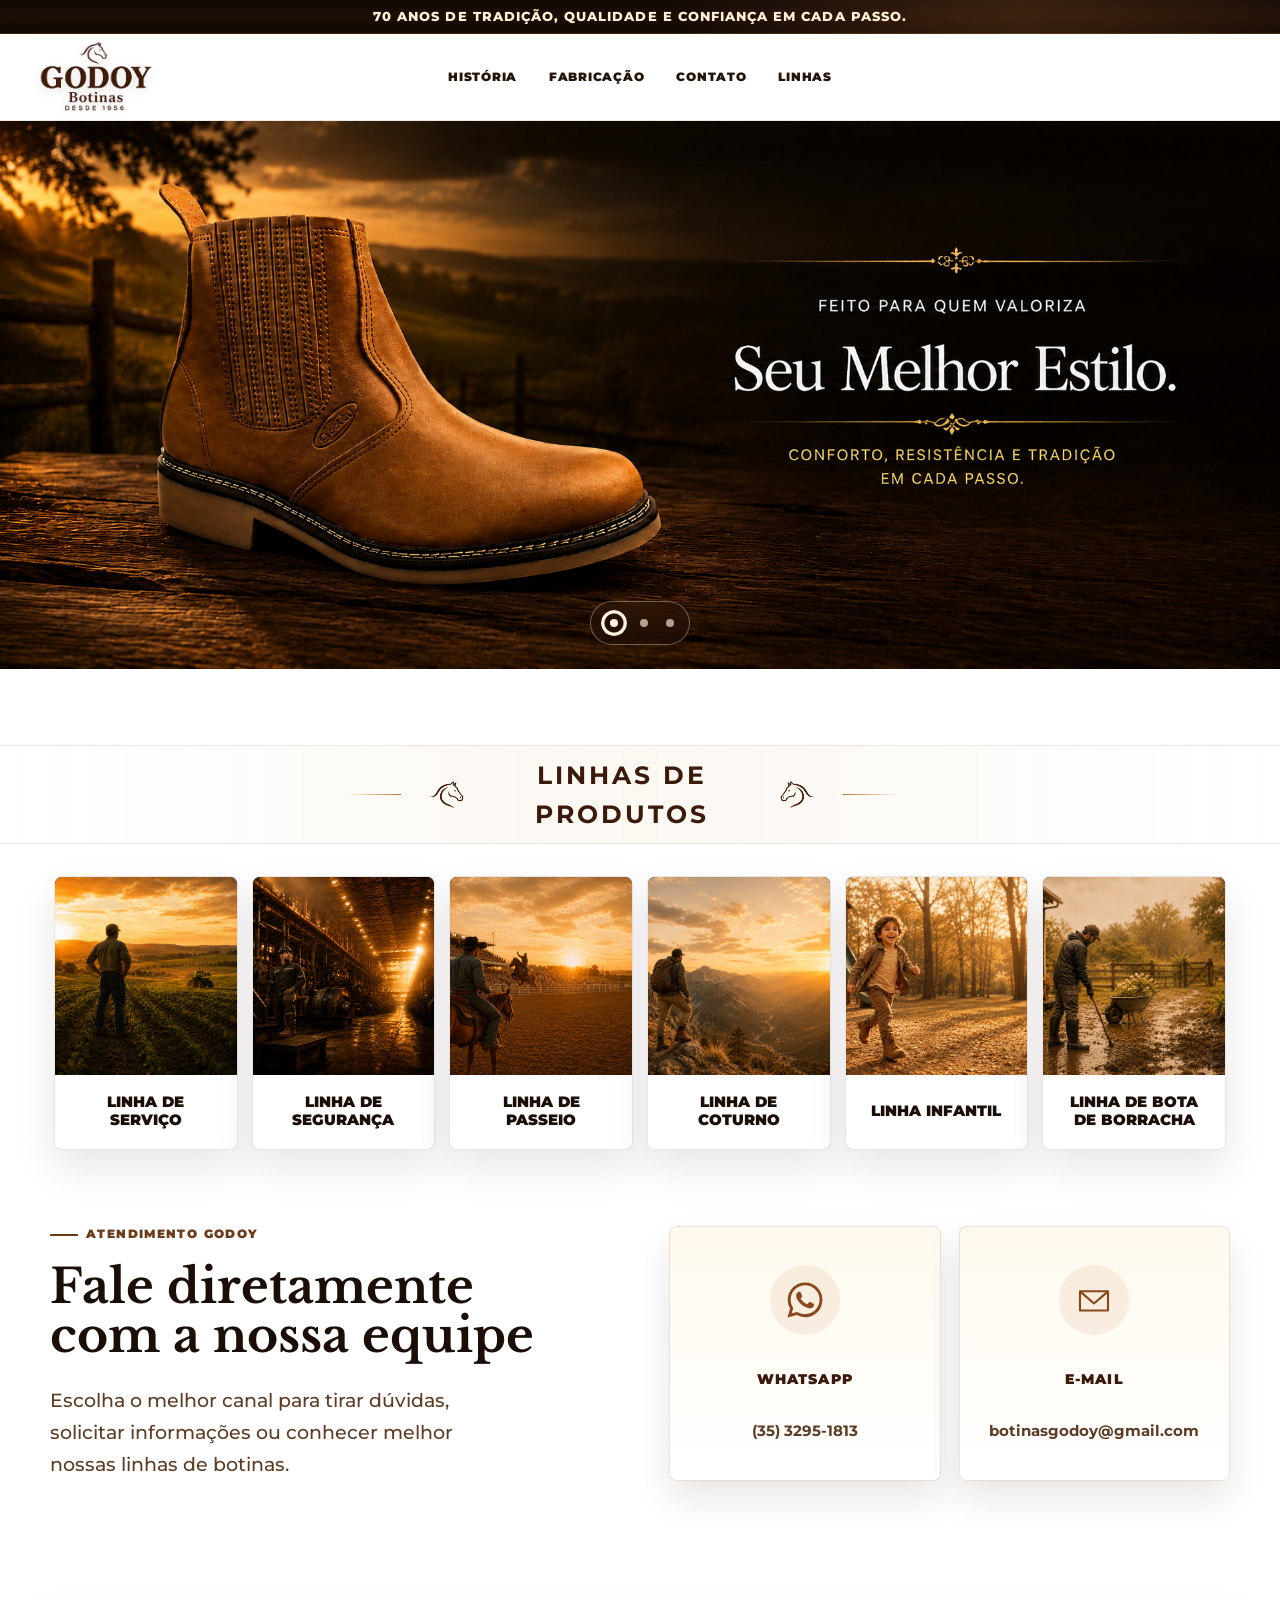
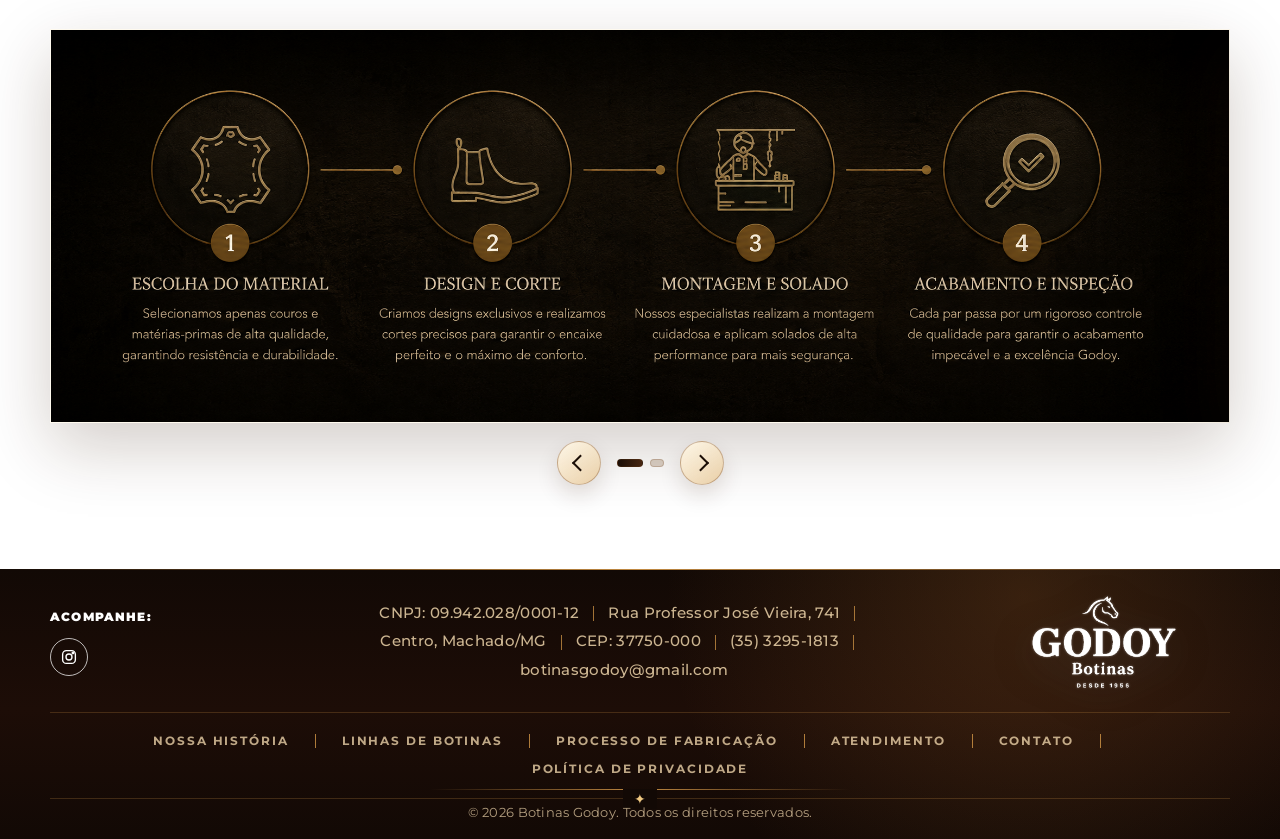
<file: index.html>
<!DOCTYPE html>
<html lang="pt-BR">
  <head>
    <meta charset="UTF-8" />
    <meta name="viewport" content="width=device-width, initial-scale=1.0" />
    <title>Botinas Godoy | Catálogo</title>
    <link rel="preconnect" href="https://fonts.googleapis.com" />
    <link rel="preconnect" href="https://fonts.gstatic.com" crossorigin />
    <link
      href="https://fonts.googleapis.com/css2?family=Libre+Baskerville:wght@700&family=Montserrat:wght@400;500;600;700;800&display=swap"
      rel="stylesheet"
    />
    <link rel="stylesheet" href="styles.css" />
  </head>
  <body class="home-page">
    <div class="top-announcement">70 anos de tradição, qualidade e confiança em cada passo.</div>

    <header class="site-header" aria-label="Cabeçalho">
      <a class="brand" href="index.html" aria-label="Botinas Godoy">
        <img class="brand-logo" src="assets/header-logo-enhanced-v2.png" alt="Godoy Botinas" />
      </a>

      <nav class="main-nav" id="main-nav" aria-label="Menu principal" data-menu>
        <a href="#historia-godoy">História</a>
        <a href="#botinas-modernas">Fabricação</a>
        <a href="#atendimento">Contato</a>
        <a href="#categorias">Linhas</a>
      </nav>
    </header>

    <main>
      <section class="banner-stack" aria-label="Banners principais" data-hero-carousel>
        <div class="hero-carousel-viewport">
          <div class="hero-carousel-track" data-hero-track>
            <article class="catalog-cover catalog-image-slide hero-slide" aria-label="Catálogo de Produtos 2026" data-hero-slide>
              <img class="catalog-banner-image" src="assets/home-banner-1.png" alt="Botina Godoy em destaque no campo" />
            </article>
            <article class="catalog-cover catalog-image-slide hero-slide" aria-label="Atacado Botinas Godoy" data-hero-slide>
              <img class="catalog-banner-image" src="assets/home-banner-4.png" alt="Compras no atacado e contato da Botinas Godoy" />
            </article>
            <article class="catalog-cover catalog-image-slide hero-slide" aria-label="Botinas Godoy em destaque" data-hero-slide>
              <img class="catalog-banner-image" src="assets/home-banner-3.png" alt="Botinas Godoy linha country em destaque" />
            </article>
          </div>
        </div>

        <div class="hero-carousel-controls" aria-label="Controles do carrossel de banners">
          <div class="hero-carousel-dots" data-hero-dots></div>
        </div>
      </section>

      <section class="categories-section" id="categorias" aria-label="Linhas de produtos">
        <div class="categories-heading">
          <div>
            <span class="section-kicker"><span>Linhas de produtos</span></span>
          </div>
        </div>

        <div class="category-carousel">
          <article class="category-card">
            <div class="category-image category-service">
              <img class="service-category-icon" src="assets/trator.png" alt="Trator representando a linha de serviço" />
            </div>
            <h3>Linha de Serviço</h3>
          </article>

          <article class="category-card">
            <div class="category-image category-security">
              <img src="assets/category-security.png" alt="Trabalhador com botina na linha de segurança" />
            </div>
            <h3>Linha de Segurança</h3>
          </article>

          <article class="category-card">
            <div class="category-image category-walk">
              <img src="assets/category-walk.png" alt="Cavaleiro em arena representando a linha de passeio" />
            </div>
            <h3>Linha de Passeio</h3>
          </article>

          <article class="category-card">
            <div class="category-image category-coturno">
              <img src="assets/category-coturno.png" alt="Pessoa com coturno em paisagem de montanha" />
            </div>
            <h3>Linha de Coturno</h3>
          </article>

          <article class="category-card">
            <div class="category-image category-kids">
              <img src="assets/category-kids.png" alt="Criança correndo com botina infantil" />
            </div>
            <h3>Linha Infantil</h3>
          </article>

          <article class="category-card">
            <div class="category-image category-rubber">
              <img src="assets/category-rubber.png" alt="Pessoa usando bota de borracha em ambiente rural" />
            </div>
            <h3>Linha de Bota de Borracha</h3>
          </article>
        </div>

      </section>

      <section class="contact-shortcuts" id="atendimento" aria-labelledby="contact-shortcuts-title">
        <div class="contact-shortcuts-copy">
          <span class="section-kicker">Atendimento Godoy</span>
          <h2 id="contact-shortcuts-title">Fale diretamente com a nossa equipe</h2>
          <p>Escolha o melhor canal para tirar dúvidas, solicitar informações ou conhecer melhor nossas linhas de botinas.</p>
        </div>

        <div class="contact-shortcuts-grid">
          <a
            class="contact-shortcut-card"
            href="https://wa.me/553532951813?text=Ol%C3%A1%2C%20vim%20pelo%20site%20da%20Botinas%20Godoy."
            target="_blank"
            rel="noopener"
          >
            <span class="contact-shortcut-icon contact-shortcut-icon-whatsapp" aria-hidden="true">
              <svg viewBox="0 0 24 24" focusable="false">
                <path d="M12.04 2C6.59 2 2.15 6.43 2.15 11.88c0 1.74.46 3.45 1.34 4.95L2 22l5.29-1.39a9.86 9.86 0 0 0 4.75 1.21h.01c5.45 0 9.89-4.43 9.89-9.88A9.82 9.82 0 0 0 19.04 4.9 9.83 9.83 0 0 0 12.04 2Zm0 18.12h-.01a8.2 8.2 0 0 1-4.18-1.14l-.3-.18-3.14.82.84-3.06-.2-.31a8.17 8.17 0 0 1-1.25-4.36c0-4.55 3.7-8.25 8.26-8.25a8.2 8.2 0 0 1 5.84 2.42 8.2 8.2 0 0 1 2.42 5.84c-.02 4.52-3.72 8.22-8.28 8.22Zm4.53-6.17c-.25-.12-1.47-.73-1.7-.81-.23-.08-.4-.12-.56.12-.17.25-.65.81-.8.98-.15.17-.29.19-.54.06-.25-.12-1.05-.39-2-1.23-.74-.66-1.24-1.47-1.38-1.72-.15-.25-.02-.38.11-.5.12-.11.25-.29.38-.44.13-.15.17-.25.25-.42.08-.17.04-.31-.02-.44-.06-.12-.56-1.35-.77-1.85-.2-.49-.41-.42-.56-.43h-.48c-.17 0-.44.06-.67.31-.23.25-.88.86-.88 2.1 0 1.23.9 2.43 1.03 2.59.12.17 1.77 2.71 4.3 3.8.6.26 1.07.41 1.44.52.6.19 1.15.16 1.58.1.48-.07 1.47-.6 1.68-1.18.21-.58.21-1.08.15-1.18-.06-.11-.23-.17-.48-.29Z" />
              </svg>
            </span>
            <span class="contact-shortcut-title">WhatsApp</span>
            <span class="contact-shortcut-text">(35) 3295-1813</span>
          </a>

          <a class="contact-shortcut-card" href="mailto:botinasgodoy@gmail.com">
            <span class="contact-shortcut-icon" aria-hidden="true">
              <svg viewBox="0 0 48 48" focusable="false">
                <path d="M8 14h32v22H8V14Z" />
                <path d="m9 15 15 13 15-13" />
              </svg>
            </span>
            <span class="contact-shortcut-title">E-mail</span>
            <span class="contact-shortcut-text">botinasgodoy@gmail.com</span>
          </a>
        </div>
      </section>

      <section class="feature-cards" aria-label="Acessos principais" data-feature-carousel>
        <div class="feature-carousel-viewport">
          <div class="feature-carousel-track" data-feature-track>
            <a class="feature-card feature-modern" id="botinas-modernas" href="catalogo.html" data-feature-slide data-feature-modern>
              <img class="feature-image" src="assets/botinas-modernas-card.png" alt="Processo de fabricação das botinas Godoy" />
            </a>

            <a class="feature-card feature-factory" id="historia-godoy" href="#historia-godoy" data-feature-slide data-feature-history>
              <img class="feature-image" src="assets/fabricacao-godoy-card.png" alt="Produção de botinas na fábrica Godoy" />
            </a>
          </div>
        </div>

        <div class="feature-carousel-controls" aria-label="Controles dos cards em destaque">
          <button class="feature-carousel-button" type="button" data-feature-prev aria-label="Card anterior">
            <span aria-hidden="true">‹</span>
          </button>
          <div class="feature-carousel-dots" data-feature-dots aria-label="Indicadores dos cards"></div>
          <button class="feature-carousel-button" type="button" data-feature-next aria-label="Próximo card">
            <span aria-hidden="true">›</span>
          </button>
        </div>
      </section>
    </main>

    <footer class="site-footer" id="rodape">
      <div class="footer-topline" aria-hidden="true"></div>

      <div class="footer-main">
        <div class="footer-social">
          <span>Acompanhe:</span>
          <a href="https://www.instagram.com/" target="_blank" rel="noopener" aria-label="Instagram Botinas Godoy">
            <svg viewBox="0 0 24 24" focusable="false" aria-hidden="true">
              <rect x="3.5" y="3.5" width="17" height="17" rx="5" />
              <circle cx="12" cy="12" r="4" />
              <circle cx="17.2" cy="6.8" r="1" />
            </svg>
          </a>
        </div>

        <address class="footer-contact">
          <span>CNPJ: 09.942.028/0001-12</span>
          <span>Rua Professor José Vieira, 741</span>
          <span>Centro, Machado/MG</span>
          <span>CEP: 37750-000</span>
          <span>(35) 3295-1813</span>
          <span>botinasgodoy@gmail.com</span>
        </address>

        <a class="footer-brand" href="index.html" aria-label="Botinas Godoy">
          <img src="assets/footer-godoy-logo-fit.png" alt="Godoy Botinas" />
        </a>
      </div>

      <nav class="footer-nav" aria-label="Links do rodapé">
        <a href="#historia-godoy">Nossa História</a>
        <a href="#categorias">Linhas de Botinas</a>
        <a href="#botinas-modernas">Processo de Fabricação</a>
        <a href="#atendimento">Atendimento</a>
        <a href="#atendimento">Contato</a>
        <a href="#rodape">Política de Privacidade</a>
      </nav>

      <div class="footer-bottom">
        <span aria-hidden="true"></span>
        <p>© 2026 Botinas Godoy. Todos os direitos reservados.</p>
      </div>
    </footer>

    <script src="script.js"></script>
  </body>
</html>
</file>
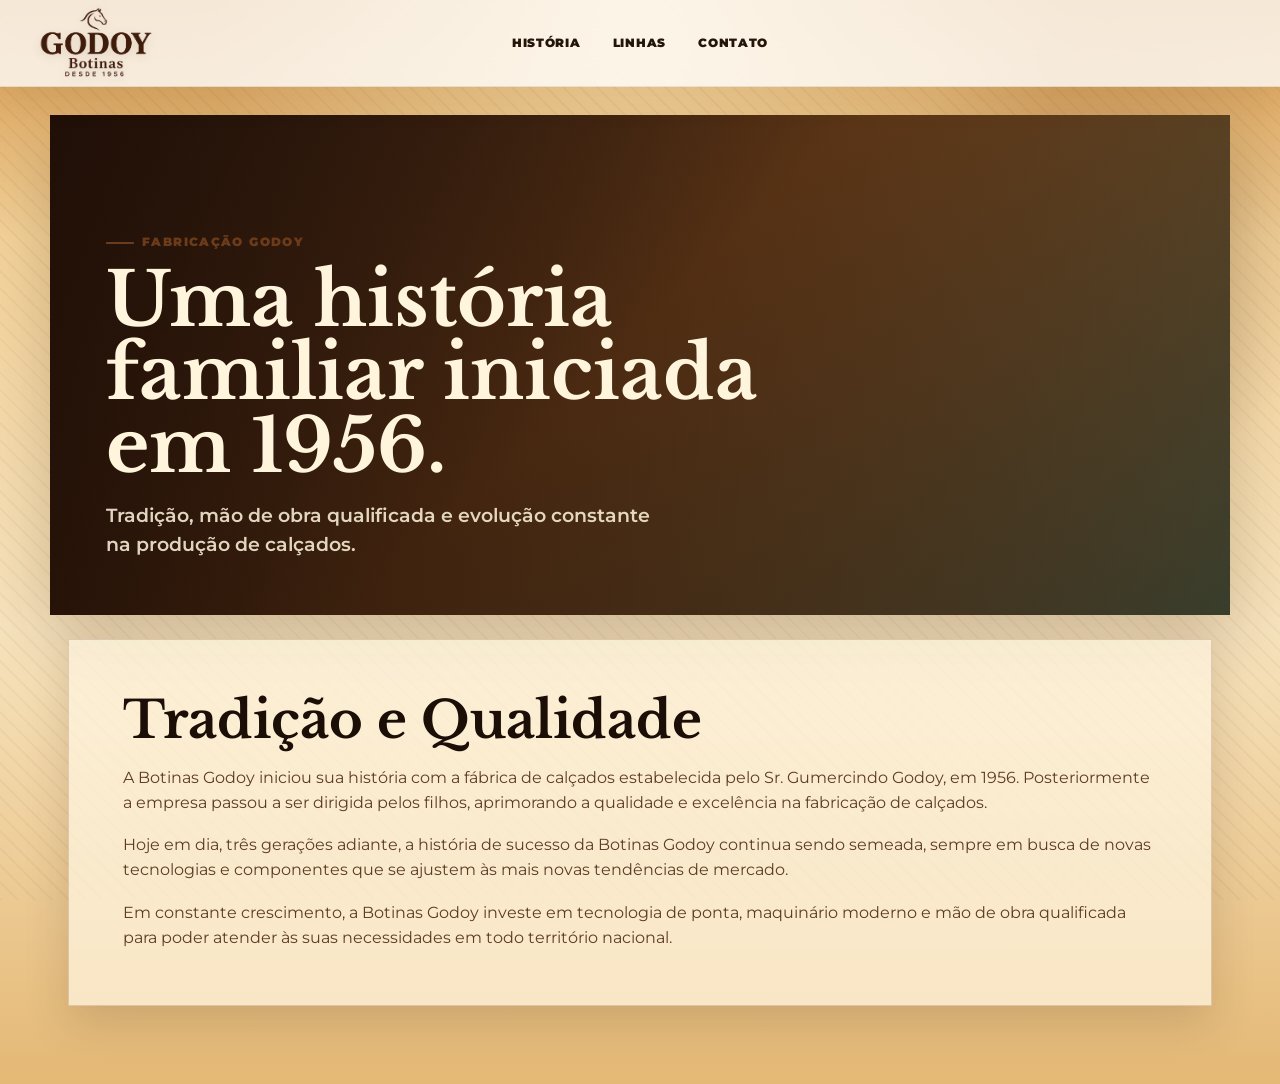
<file: historia.html>
<!DOCTYPE html>
<html lang="pt-BR">
  <head>
    <meta charset="UTF-8" />
    <meta name="viewport" content="width=device-width, initial-scale=1.0" />
    <title>História | Botinas Godoy</title>
    <link rel="preconnect" href="https://fonts.googleapis.com" />
    <link rel="preconnect" href="https://fonts.gstatic.com" crossorigin />
    <link
      href="https://fonts.googleapis.com/css2?family=Libre+Baskerville:wght@700&family=Montserrat:wght@400;500;600;700;800&display=swap"
      rel="stylesheet"
    />
    <link rel="stylesheet" href="styles.css" />
  </head>
  <body>
    <header class="site-header" aria-label="Cabeçalho">
      <a class="brand" href="index.html" aria-label="Botinas Godoy">
        <img class="brand-logo" src="assets/header-logo-enhanced-v2.png" alt="Godoy Botinas" />
      </a>

      <nav class="main-nav" id="main-nav" aria-label="Menu principal" data-menu>
        <a href="historia.html">História</a>
        <a href="index.html#categorias">Linhas</a>
        <a href="index.html#rodape">Contato</a>
      </nav>
    </header>

    <main class="subpage">
      <section class="subpage-hero history-hero">
        <span class="eyebrow">Fabricação Godoy</span>
        <h1>Uma história familiar iniciada em 1956.</h1>
        <p>Tradição, mão de obra qualificada e evolução constante na produção de calçados.</p>
      </section>

      <section class="history-panel">
        <h2>Tradição e Qualidade</h2>
        <p>
          A Botinas Godoy iniciou sua história com a fábrica de calçados estabelecida pelo Sr. Gumercindo Godoy, em 1956.
          Posteriormente a empresa passou a ser dirigida pelos filhos, aprimorando a qualidade e excelência na fabricação
          de calçados.
        </p>
        <p>
          Hoje em dia, três gerações adiante, a história de sucesso da Botinas Godoy continua sendo semeada, sempre em
          busca de novas tecnologias e componentes que se ajustem às mais novas tendências de mercado.
        </p>
        <p>
          Em constante crescimento, a Botinas Godoy investe em tecnologia de ponta, maquinário moderno e mão de obra
          qualificada para poder atender às suas necessidades em todo território nacional.
        </p>
      </section>
    </main>

    <script src="script.js"></script>
  </body>
</html>
</file>
<file: styles.css>
:root {
  --ink: #24150b;
  --ink-soft: #5d3c25;
  --brown-950: #1b0e07;
  --brown-900: #2a160b;
  --brown-800: #472612;
  --brown-700: #6c3b1a;
  --brown-600: #965b27;
  --amber-600: #bd7830;
  --amber-400: #d99b4a;
  --amber-200: #f0c982;
  --paper: #fff4dc;
  --cream: #f4d39a;
  --line: rgba(75, 38, 16, 0.22);
  --shadow-soft: 0 16px 42px rgba(55, 27, 10, 0.16);
  --shadow-card: 0 24px 64px rgba(55, 27, 10, 0.22);
  --max: 1180px;
  --hero-banner-height: clamp(300px, 34vw, 460px);
}

* {
  box-sizing: border-box;
}

html {
  scroll-behavior: smooth;
}

body {
  margin: 0;
  background:
    radial-gradient(circle at 50% 0, rgba(255, 232, 180, 0.72), transparent 34%),
    linear-gradient(180deg, #d29448, #f4d39a 22%, #f7e3bd 58%, #e4b875);
  color: var(--ink);
  font-family: "Montserrat", Arial, sans-serif;
  line-height: 1.55;
}

body::before {
  content: "";
  position: fixed;
  inset: 0;
  z-index: -1;
  pointer-events: none;
  background:
    repeating-linear-gradient(45deg, rgba(75, 38, 16, 0.035) 0 2px, transparent 2px 12px),
    radial-gradient(circle at 15% 22%, rgba(255, 255, 255, 0.24), transparent 16%),
    radial-gradient(circle at 86% 28%, rgba(80, 38, 15, 0.18), transparent 18%);
  mix-blend-mode: multiply;
}

.home-page {
  background: #ffffff;
}

.home-page::before {
  display: none;
}

.catalog-page {
  background: #ffffff;
}

.catalog-page::before {
  display: none;
}

.product-page {
  background: #ffffff;
}

.product-page::before {
  display: none;
}

a {
  color: inherit;
  text-decoration: none;
}

img {
  display: block;
  max-width: 100%;
}

.top-announcement {
  display: flex;
  min-height: 34px;
  align-items: center;
  justify-content: center;
  padding: 7px 16px;
  border-bottom: 1px solid rgba(217, 155, 74, 0.22);
  background:
    radial-gradient(circle at 80% 10%, rgba(150, 91, 39, 0.28), transparent 34%),
    linear-gradient(180deg, #120905, #1d0d07 52%, #120905);
  color: #fff2d6;
  font-size: clamp(0.68rem, 1.7vw, 0.82rem);
  font-weight: 800;
  letter-spacing: 0.08em;
  line-height: 1.25;
  text-align: center;
  text-transform: uppercase;
}

.site-header {
  position: sticky;
  top: 0;
  z-index: 40;
  display: grid;
  grid-template-columns: minmax(0, 1fr) auto minmax(0, 1fr);
  align-items: center;
  gap: clamp(16px, 2vw, 28px);
  min-height: 84px;
  padding: 5px clamp(18px, 3vw, 42px);
  border-bottom: 1px solid rgba(85, 42, 18, 0.1);
  background: rgba(255, 255, 255, 0.78);
  box-shadow: 0 12px 34px rgba(64, 32, 12, 0.08);
  -webkit-backdrop-filter: blur(18px);
  backdrop-filter: blur(18px);
}

.floating-whatsapp {
  position: fixed;
  right: 18px;
  bottom: 18px;
  z-index: 60;
  display: inline-flex;
  align-items: center;
  justify-content: center;
  width: 58px;
  height: 58px;
  border-radius: 999px;
  background: linear-gradient(180deg, #2fcd63, #21b955);
  box-shadow: 0 18px 34px rgba(15, 76, 34, 0.28);
  transition: transform 180ms ease, box-shadow 180ms ease, filter 180ms ease;
}

.floating-whatsapp:hover,
.floating-whatsapp:focus-visible {
  transform: translateY(-2px);
  box-shadow: 0 22px 38px rgba(15, 76, 34, 0.34);
  filter: saturate(1.05);
}

.floating-whatsapp svg {
  width: 28px;
  height: 28px;
  fill: #ffffff;
}

.brand {
  display: inline-flex;
  align-items: center;
  justify-content: center;
  grid-column: 1;
  justify-self: start;
  z-index: 2;
}

.brand-logo {
  width: auto;
  height: 76px;
  filter: drop-shadow(0 3px 5px rgba(66, 32, 11, 0.12));
}

.mobile-menu-toggle {
  display: none;
  flex-direction: column;
  align-items: center;
  justify-content: center;
  gap: 5px;
  width: 36px;
  height: 36px;
  padding: 0;
  margin-left: auto;
  border: 0;
  border-radius: 0;
  background: transparent;
  box-shadow: none;
  cursor: pointer;
  appearance: none;
  -webkit-appearance: none;
  grid-column: 1;
  justify-self: start;
  z-index: 3;
}

.mobile-menu-toggle span {
  display: block;
  width: 18px;
  height: 1.5px;
  border-radius: 999px;
  background: rgba(43, 22, 10, 0.92);
  transition: transform 180ms ease, opacity 180ms ease;
}

.mobile-menu-toggle span:nth-child(2) {
  width: 18px;
}

.mobile-menu-toggle span:nth-child(3) {
  width: 18px;
}

.mobile-menu-toggle.is-open span:nth-child(1) {
  transform: translateY(7px) rotate(45deg);
}

.mobile-menu-toggle.is-open span:nth-child(2) {
  opacity: 0;
}

.mobile-menu-toggle.is-open span:nth-child(3) {
  width: 18px;
  transform: translateY(-7px) rotate(-45deg);
}

.main-nav {
  position: static;
  display: flex;
  flex-wrap: nowrap;
  align-items: center;
  justify-content: center;
  grid-column: 2;
  justify-self: center;
  gap: 4px;
  min-width: 0;
  padding: 0;
  border: 0;
  background: transparent;
  box-shadow: none;
  opacity: 1;
  pointer-events: auto;
  transform: none;
  visibility: visible;
}

.main-nav a {
  position: relative;
  display: inline-flex;
  min-height: 44px;
  align-items: center;
  border-radius: 8px;
  padding: 0 14px;
  color: var(--ink);
  font-size: 0.76rem;
  font-weight: 900;
  letter-spacing: 0.06em;
  text-transform: uppercase;
  white-space: nowrap;
  transition: background 180ms ease, color 180ms ease;
}

.main-nav a:hover,
.main-nav a:focus-visible {
  background: rgba(150, 91, 39, 0.14);
}

.header-tools {
  grid-column: 3;
  justify-self: end;
  display: inline-flex;
  align-items: center;
  gap: 10px;
  position: relative;
  z-index: 3;
}

.header-search {
  position: relative;
}

.header-search-toggle {
  display: inline-flex;
  align-items: center;
  justify-content: center;
  width: 42px;
  height: 42px;
  padding: 0;
  border: 1px solid rgba(88, 44, 18, 0.12);
  border-radius: 999px;
  background: rgba(255, 255, 255, 0.88);
  color: var(--brown-950);
  cursor: pointer;
  transition: background 180ms ease, border-color 180ms ease, color 180ms ease, transform 180ms ease;
}

.header-search-toggle:hover,
.header-search-toggle:focus-visible,
.header-search-toggle.is-open {
  background: rgba(150, 91, 39, 0.1);
  border-color: rgba(150, 91, 39, 0.3);
}

.header-search-toggle svg {
  width: 18px;
  height: 18px;
  fill: none;
  stroke: currentColor;
  stroke-width: 2;
  stroke-linecap: round;
  stroke-linejoin: round;
}

.header-search-panel {
  position: absolute;
  top: calc(100% + 12px);
  right: 0;
  display: flex;
  align-items: center;
  gap: 8px;
  width: min(340px, calc(100vw - 28px));
  padding: 10px;
  border: 1px solid rgba(88, 44, 18, 0.12);
  border-radius: 16px;
  background: rgba(255, 255, 255, 0.98);
  box-shadow: 0 16px 40px rgba(43, 22, 10, 0.12);
  opacity: 0;
  pointer-events: none;
  transform: translateY(-8px);
  transition: opacity 180ms ease, transform 180ms ease;
  visibility: hidden;
}

.header-search-panel.is-open {
  opacity: 1;
  pointer-events: auto;
  transform: translateY(0);
  visibility: visible;
}

.header-search-panel input {
  flex: 1;
  min-width: 0;
  height: 42px;
  padding: 0 14px;
  border: 1px solid rgba(88, 44, 18, 0.14);
  border-radius: 12px;
  background: #fff;
  color: var(--brown-950);
  font: inherit;
}

.header-search-panel input::placeholder {
  color: rgba(88, 44, 18, 0.56);
}

.header-search-panel button[type="submit"] {
  height: 42px;
  padding: 0 16px;
  border: 0;
  border-radius: 12px;
  background: var(--brown-950);
  color: #fff7ea;
  font: inherit;
  font-size: 0.78rem;
  font-weight: 800;
  letter-spacing: 0.04em;
  text-transform: uppercase;
  cursor: pointer;
}

.main-nav a:focus-visible,
.brand:focus-visible,
.mobile-menu-toggle:focus-visible,
.header-search-toggle:focus-visible,
.header-search-panel input:focus-visible,
.header-search-panel button[type="submit"]:focus-visible {
  outline: 3px solid rgba(150, 91, 39, 0.28);
  outline-offset: 3px;
}

.home-header {
  grid-template-columns: auto minmax(0, 1fr) auto;
}

.home-header .brand {
  grid-column: 1;
}

.home-header-search {
  grid-column: auto;
  justify-self: auto;
  position: absolute;
  left: 50%;
  transform: translateX(-50%);
  width: min(1000px, calc(100% - 220px));
  max-width: 100%;
  z-index: 2;
}

.home-header-search-bar {
  display: flex;
  align-items: center;
  gap: 10px;
  width: 100%;
  min-height: 48px;
  padding: 0 16px;
  border: 1px solid rgba(88, 44, 18, 0.12);
  border-radius: 999px;
  background: rgba(255, 253, 249, 0.96);
  box-shadow: 0 10px 24px rgba(43, 22, 10, 0.07);
  cursor: text;
  transition: border-color 180ms ease, box-shadow 180ms ease, background 180ms ease;
}

.home-header-search-bar:focus-within {
  border-color: rgba(150, 91, 39, 0.28);
  background: rgba(255, 255, 255, 0.99);
  box-shadow: 0 14px 30px rgba(43, 22, 10, 0.1);
}

.home-header-search-bar svg {
  width: 18px;
  height: 18px;
  flex: 0 0 auto;
  fill: none;
  stroke: rgba(88, 44, 18, 0.72);
  stroke-width: 2;
  stroke-linecap: round;
  stroke-linejoin: round;
}

.home-header-search-bar input {
  width: 100%;
  min-width: 0;
  border: 0;
  padding: 0;
  background: transparent;
  color: rgba(32, 24, 19, 0.92);
  font: inherit;
  font-size: 0.88rem;
  font-weight: 600;
}

.home-header-search-bar input::placeholder {
  color: rgba(28, 24, 21, 0.62);
}

.home-header-search-bar input:focus {
  outline: none;
}

.home-search-dropdown {
  position: absolute;
  top: calc(100% + 12px);
  left: 0;
  width: 100%;
  display: grid;
  gap: 10px;
  padding: 14px;
  border: 1px solid rgba(88, 44, 18, 0.12);
  border-radius: 22px;
  background: rgba(255, 255, 255, 0.98);
  box-shadow: 0 18px 40px rgba(43, 22, 10, 0.14);
  opacity: 0;
  pointer-events: none;
  transform: translateY(-8px);
  transition: opacity 180ms ease, transform 180ms ease;
  visibility: hidden;
  z-index: 18;
}

.home-search-dropdown.is-open {
  opacity: 1;
  pointer-events: auto;
  transform: translateY(0);
  visibility: visible;
}

.home-search-card {
  display: grid;
  grid-template-columns: 84px minmax(0, 1fr);
  align-items: center;
  gap: 12px;
  padding: 8px;
  border-radius: 18px;
  transition: background 180ms ease;
}

.home-search-card:hover,
.home-search-card:focus-visible {
  background: rgba(150, 91, 39, 0.08);
}

.home-search-card[hidden] {
  display: none;
}

.home-search-card-media {
  display: flex;
  align-items: center;
  justify-content: center;
  aspect-ratio: 1 / 1;
  overflow: hidden;
  border-radius: 16px;
  background: linear-gradient(180deg, #fffaf3, #ffffff);
}

.home-search-card-media img {
  width: 100%;
  height: 100%;
  object-fit: contain;
}

.home-search-card-copy {
  display: grid;
  gap: 4px;
  min-width: 0;
}

.home-search-card-copy strong {
  color: var(--brown-950);
  font-size: 0.82rem;
  font-weight: 800;
  line-height: 1.3;
}

.home-search-card-copy small {
  color: rgba(88, 44, 18, 0.72);
  font-size: 0.72rem;
  font-weight: 700;
}

.home-header .home-menu-toggle {
  display: inline-flex;
  grid-column: 3;
  justify-self: end;
  width: 40px;
  height: 40px;
}

.home-header .home-menu-toggle span {
  width: 20px;
}

.header-drawer-nav {
  position: absolute;
  top: calc(100% + 10px);
  right: clamp(12px, 2vw, 28px);
  display: grid;
  width: min(280px, calc(100vw - 28px));
  gap: 4px;
  padding: 12px;
  border: 1px solid rgba(88, 44, 18, 0.12);
  border-radius: 16px;
  background: rgba(255, 255, 255, 0.98);
  box-shadow: 0 16px 36px rgba(43, 22, 10, 0.14);
  opacity: 0;
  pointer-events: none;
  transform: translateY(-8px);
  transition: opacity 180ms ease, transform 180ms ease;
  visibility: hidden;
  z-index: 15;
}

.header-drawer-nav.is-open {
  opacity: 1;
  pointer-events: auto;
  transform: translateY(0);
  visibility: visible;
}

.header-drawer-nav a {
  display: flex;
  align-items: center;
  min-height: 40px;
  padding: 0 10px;
  border-radius: 10px;
  color: var(--ink);
  font-size: 0.74rem;
  font-weight: 800;
  letter-spacing: 0.05em;
  text-transform: uppercase;
}

.header-drawer-nav a:hover,
.header-drawer-nav a:focus-visible {
  background: rgba(150, 91, 39, 0.12);
}

.banner-stack {
  position: relative;
  overflow: hidden;
  background:
    linear-gradient(90deg, rgba(76, 38, 15, 0.18), transparent 12%, transparent 88%, rgba(76, 38, 15, 0.18)),
    linear-gradient(180deg, rgba(81, 40, 15, 0.18), transparent);
}

.hero-carousel-viewport {
  width: 100%;
  margin-inline: auto;
  overflow: hidden;
}

.hero-carousel-track {
  display: flex;
  transition: transform 620ms ease;
  will-change: transform;
}

.hero-slide {
  flex: 0 0 100%;
  min-width: 0;
}

.hero-carousel-controls {
  position: absolute;
  right: 0;
  bottom: clamp(12px, 2vw, 24px);
  left: 0;
  z-index: 5;
  display: flex;
  align-items: center;
  justify-content: center;
  pointer-events: none;
}

.hero-carousel-dots {
  display: flex;
  align-items: center;
  justify-content: center;
  min-height: 44px;
  gap: 8px;
  padding: 7px 10px;
  border: 1px solid rgba(255, 244, 220, 0.34);
  border-radius: 999px;
  background: rgba(36, 18, 8, 0.38);
  box-shadow: 0 14px 30px rgba(36, 18, 8, 0.24);
  backdrop-filter: blur(12px);
  pointer-events: auto;
}

.hero-carousel-dot {
  position: relative;
  display: grid;
  flex: 0 0 auto;
  width: 26px;
  height: 26px;
  place-items: center;
  border: 0;
  border-radius: 999px;
  background: transparent;
  cursor: pointer;
  padding: 0;
  line-height: 1;
  transition: transform 180ms ease;
}

.hero-carousel-dot:not(.is-active) {
  width: 18px;
  height: 18px;
}

.hero-carousel-dot:hover,
.hero-carousel-dot:focus-visible {
  outline: none;
  transform: scale(1.12);
}

.hero-progress-ring {
  position: absolute;
  inset: 0;
  display: block;
  border-radius: 999px;
  background: conic-gradient(var(--paper) var(--hero-progress-angle), rgba(255, 244, 220, 0.26) 0deg);
  mask: radial-gradient(farthest-side, transparent calc(100% - 4px), #000 calc(100% - 3px));
  opacity: 0;
  --hero-progress-angle: 0deg;
}

.hero-dot-core {
  position: absolute;
  top: 50%;
  left: 50%;
  width: 8px;
  height: 8px;
  border-radius: 999px;
  background: rgba(255, 244, 220, 0.64);
  transform: translate(-50%, -50%);
}

.hero-carousel-dot.is-active .hero-progress-ring {
  animation: heroProgress 5s linear forwards;
  opacity: 1;
}

.hero-carousel-dot.is-active .hero-dot-core {
  background: var(--paper);
}

@property --hero-progress-angle {
  syntax: "<angle>";
  inherits: false;
  initial-value: 0deg;
}

@keyframes heroProgress {
  from {
    --hero-progress-angle: 0deg;
  }

  to {
    --hero-progress-angle: 360deg;
  }
}

.catalog-cover {
  min-height: var(--hero-banner-height);
  padding: clamp(10px, 1.6vw, 18px);
  background:
    linear-gradient(90deg, rgba(76, 38, 15, 0.16), transparent 12%, transparent 88%, rgba(76, 38, 15, 0.16)),
    linear-gradient(180deg, rgba(81, 40, 15, 0.12), transparent);
}

.catalog-cover.catalog-image-slide {
  position: relative;
  overflow: hidden;
  padding: 0;
  aspect-ratio: 1916 / 821;
  min-height: 0;
  background: #ffffff;
}

.catalog-banner-image {
  display: block;
  width: 100%;
  height: 100%;
  object-fit: cover;
  object-position: center center;
}

.catalog-cover-frame {
  position: relative;
  display: grid;
  min-height: calc(var(--hero-banner-height) - clamp(20px, 3.2vw, 36px));
  overflow: hidden;
  align-content: center;
  padding: clamp(20px, 2.8vw, 34px) clamp(18px, 4vw, 54px) clamp(52px, 5vw, 68px);
  border: 3px solid rgba(124, 68, 28, 0.45);
  border-radius: 34px;
  background:
    linear-gradient(180deg, rgba(255, 228, 171, 0.76), rgba(216, 147, 69, 0.48) 52%, rgba(231, 176, 91, 0.86)),
    #d89a4c;
  box-shadow:
    inset 0 0 0 6px rgba(255, 236, 190, 0.24),
    inset 0 0 92px rgba(75, 38, 15, 0.25),
    var(--shadow-card);
  isolation: isolate;
}

.catalog-cover-frame::before,
.catalog-cover-frame::after,
.cover-sky {
  content: "";
  position: absolute;
  inset: 0;
  z-index: -3;
}

.cover-sky {
  background:
    radial-gradient(circle at 50% 10%, rgba(255, 242, 206, 0.75), transparent 28%),
    radial-gradient(circle at 22% 30%, rgba(255, 245, 214, 0.34), transparent 18%),
    linear-gradient(180deg, rgba(255, 232, 176, 0.78), rgba(197, 126, 48, 0.44) 64%, rgba(115, 70, 26, 0.38));
}

.catalog-cover-frame::before {
  background:
    linear-gradient(90deg, rgba(72, 44, 20, 0.34), transparent 28%, transparent 70%, rgba(61, 33, 13, 0.36)),
    radial-gradient(ellipse at 20% 68%, rgba(58, 58, 31, 0.4), transparent 22%),
    radial-gradient(ellipse at 83% 70%, rgba(60, 78, 38, 0.34), transparent 20%),
    linear-gradient(8deg, transparent 0 52%, rgba(72, 52, 22, 0.42) 52% 54%, transparent 54%),
    linear-gradient(175deg, transparent 0 44%, rgba(61, 50, 26, 0.38) 44% 48%, transparent 48%);
  opacity: 0.72;
}

.catalog-cover-frame::after {
  z-index: -2;
  background:
    linear-gradient(90deg, transparent 0 78%, rgba(65, 36, 14, 0.6) 78% 80%, transparent 80%),
    linear-gradient(115deg, transparent 0 72%, rgba(66, 38, 17, 0.52) 72% 86%, transparent 86%),
    linear-gradient(180deg, transparent 0 66%, rgba(109, 67, 28, 0.2) 66% 100%);
}

.cover-logo {
  justify-self: center;
  width: min(190px, 24vw);
  margin-top: 0;
  filter: drop-shadow(0 20px 26px rgba(52, 25, 8, 0.38));
}

.cover-title {
  display: grid;
  justify-items: center;
  margin-top: clamp(14px, 2vw, 28px);
  color: var(--ink);
  text-align: center;
}

.cover-title h1 {
  margin: 0;
  font-size: clamp(1.55rem, 3.6vw, 3rem);
  font-weight: 500;
  letter-spacing: 0.08em;
  line-height: 1.05;
  text-transform: uppercase;
  text-shadow: 0 2px 0 rgba(255, 230, 178, 0.45);
}

.cover-title strong {
  font-weight: 900;
}

.cover-title > span {
  position: relative;
  display: inline-grid;
  margin-top: 20px;
  width: min(250px, 60vw);
  place-items: center;
  color: var(--brown-800);
  font-size: 1.5rem;
}

.cover-title > span::before,
.cover-title > span::after {
  content: "";
  position: absolute;
  top: 50%;
  width: 42%;
  height: 2px;
  background: rgba(80, 42, 18, 0.42);
}

.cover-title > span::before {
  left: 0;
}

.cover-title > span::after {
  right: 0;
}

.hero-promo {
  position: relative;
  display: grid;
  min-height: var(--hero-banner-height);
  align-items: center;
  overflow: hidden;
  padding: clamp(28px, 4vw, 54px) max(18px, calc((100vw - var(--max)) / 2)) clamp(56px, 6vw, 76px);
  background:
    linear-gradient(90deg, rgba(36, 18, 8, 0.76), rgba(36, 18, 8, 0.28) 48%, rgba(36, 18, 8, 0.04)),
    radial-gradient(circle at 48% 16%, rgba(255, 236, 190, 0.72), transparent 28%),
    linear-gradient(180deg, #d89a4c, #f2c981 54%, #9a5622);
  isolation: isolate;
}

.hero-promo::before,
.hero-promo::after {
  content: "";
  position: absolute;
  inset: 0;
  z-index: -1;
}

.hero-promo::before {
  background:
    radial-gradient(ellipse at 18% 68%, rgba(58, 58, 31, 0.42), transparent 22%),
    linear-gradient(115deg, transparent 0 72%, rgba(66, 38, 17, 0.52) 72% 86%, transparent 86%),
    linear-gradient(180deg, transparent 0 68%, rgba(94, 48, 18, 0.34) 68% 100%);
  opacity: 0.78;
}

.hero-promo::after {
  top: auto;
  height: 18%;
  background:
    repeating-linear-gradient(0deg, rgba(67, 34, 15, 0.22) 0 2px, transparent 2px 34px),
    linear-gradient(180deg, #a4612c, #683412);
}

.promo-copy {
  position: relative;
  z-index: 3;
  color: var(--paper);
}

.promo-copy img {
  width: min(150px, 28vw);
  margin-bottom: clamp(12px, 2vw, 24px);
  filter: drop-shadow(0 18px 28px rgba(22, 9, 2, 0.38));
}

.promo-copy .section-kicker {
  color: var(--amber-200);
}

.promo-copy h2 {
  width: min(610px, 100%);
  margin: 0;
  font-family: "Libre Baskerville", Georgia, serif;
  font-size: clamp(1.8rem, 4vw, 3.7rem);
  line-height: 0.98;
  color: var(--paper);
}

.promo-copy p {
  width: min(520px, 100%);
  margin: 18px 0 0;
  color: rgba(255, 244, 220, 0.84);
  font-weight: 600;
}

.promo-link {
  display: inline-flex;
  align-items: center;
  min-height: 46px;
  margin-top: 26px;
  padding: 0 24px;
  border: 1px solid rgba(255, 244, 220, 0.42);
  background: rgba(36, 18, 8, 0.52);
  color: var(--paper);
  font-size: 0.82rem;
  font-weight: 900;
  letter-spacing: 0.08em;
  text-transform: uppercase;
}

.cover-benefits {
  display: grid;
  grid-template-columns: repeat(3, minmax(0, 1fr));
  gap: 0;
  width: min(920px, 100%);
  margin: clamp(42px, 7vw, 84px) auto 0;
  padding-top: 22px;
  border-top: 1px solid rgba(86, 43, 18, 0.2);
}

.cover-benefit {
  display: grid;
  grid-template-columns: auto 1fr;
  gap: 2px 14px;
  align-items: center;
  padding: 0 clamp(12px, 3vw, 34px);
  color: var(--ink);
  text-transform: uppercase;
}

.cover-benefit + .cover-benefit {
  border-left: 2px solid rgba(81, 42, 17, 0.25);
}

.benefit-icon {
  grid-row: span 2;
  display: grid;
  width: 58px;
  height: 58px;
  place-items: center;
  border: 3px solid var(--brown-800);
  border-radius: 999px;
  font-size: 1.55rem;
  font-weight: 900;
}

.cover-benefit strong {
  font-size: clamp(0.94rem, 1.3vw, 1.16rem);
  font-weight: 900;
  line-height: 1.1;
}

.cover-benefit span:last-child {
  font-size: clamp(0.82rem, 1.2vw, 1.02rem);
  font-weight: 600;
  line-height: 1.1;
}

.eyebrow,
.section-kicker {
  display: inline-flex;
  align-items: center;
  gap: 8px;
  margin-bottom: 12px;
  color: var(--brown-700);
  font-size: 0.72rem;
  font-weight: 900;
  letter-spacing: 0.12em;
  text-transform: uppercase;
}

.eyebrow::before,
.section-kicker::before {
  content: "";
  display: inline-block;
  width: 28px;
  height: 2px;
  background: currentColor;
}

.story-section,
.subpage,
.history-panel {
  width: min(var(--max), calc(100% - 36px));
  margin-inline: auto;
}

.categories-section {
  width: 100%;
  margin-inline: 0;
  padding: clamp(42px, 6vw, 76px) 0 clamp(22px, 3vw, 38px);
}

.categories-heading {
  display: grid;
  width: 100%;
  margin: 0 0 24px;
  padding: 10px clamp(16px, 4vw, 56px);
  place-items: center;
  border-block: 1px solid rgba(94, 45, 18, 0.1);
  background:
    linear-gradient(90deg, transparent, rgba(207, 154, 75, 0.07), transparent),
    #fff;
  box-shadow: none;
}

.categories-heading .section-kicker {
  width: min(var(--max), calc(100% - 36px));
  justify-content: center;
  margin: 0;
  color: #3b1a0b;
  font-family: "Montserrat", Arial, sans-serif;
  font-size: clamp(0.96rem, 2vw, 1.55rem);
  font-weight: 700;
  letter-spacing: 0.12em;
  text-align: center;
  text-shadow: none;
  text-transform: uppercase;
}

.categories-heading .section-kicker::before,
.categories-heading .section-kicker::after {
  content: "";
  flex: 1 1 72px;
  max-width: 340px;
  height: 1px;
  background: linear-gradient(90deg, transparent, rgba(184, 112, 40, 0.95));
}

.categories-heading .section-kicker::after {
  background: linear-gradient(90deg, rgba(184, 112, 40, 0.95), transparent);
}

.categories-heading .section-kicker {
  gap: clamp(10px, 2.4vw, 28px);
}

.categories-heading .section-kicker span {
  display: inline-flex;
  align-items: center;
  gap: clamp(10px, 1.8vw, 22px);
}

.categories-heading .section-kicker span::before,
.categories-heading .section-kicker span::after {
  content: "";
  display: inline-block;
  width: clamp(36px, 4.2vw, 62px);
  height: clamp(26px, 3vw, 46px);
  background: url("assets/horse-icon-logo.png") center / contain no-repeat;
  filter: drop-shadow(0 1px 0 rgba(184, 112, 40, 0.18));
}

.categories-heading .section-kicker span::after {
  transform: scaleX(-1);
}

.categories-heading h2,
.story-section h2,
.history-panel h2 {
  margin: 0;
  color: var(--brown-950);
  font-family: "Libre Baskerville", Georgia, serif;
  font-size: clamp(2rem, 4vw, 3.35rem);
  line-height: 1.05;
  letter-spacing: 0;
}

.material-highlight-band {
  display: flex;
  flex-wrap: nowrap;
  align-items: center;
  justify-content: center;
  gap: 6px;
  width: 100%;
  margin: -24px 0 24px;
  padding: 9px clamp(16px, 4vw, 56px);
  background: linear-gradient(180deg, #120905, #1b0d08 55%, #120905);
  color: #fff7ea;
  text-align: center;
}

.material-highlight-band strong {
  font-size: clamp(0.92rem, 1.45vw, 1rem);
  font-weight: 700;
  letter-spacing: 0.06em;
  text-transform: uppercase;
}

.material-highlight-band strong,
.material-highlight-band span {
  color: rgba(255, 242, 214, 0.9);
  font-size: clamp(0.92rem, 1.45vw, 1rem);
  font-weight: 700;
  letter-spacing: 0.06em;
  text-transform: uppercase;
}

.carousel-controls,
.feature-carousel-controls {
  display: flex;
  gap: 8px;
}

.carousel-button,
.feature-carousel-button {
  display: grid;
  width: 46px;
  height: 46px;
  place-items: center;
  border: 1px solid rgba(77, 38, 15, 0.28);
  background: rgba(255, 246, 225, 0.88);
  color: var(--brown-950);
  cursor: pointer;
  font: inherit;
  font-size: 2rem;
  line-height: 1;
  transition: background 180ms ease, color 180ms ease, transform 180ms ease;
}

.carousel-button:hover,
.carousel-button:focus-visible,
.feature-carousel-button:hover,
.feature-carousel-button:focus-visible {
  background: var(--brown-900);
  color: var(--paper);
  outline: none;
  transform: translateY(-2px);
}

.category-carousel {
  display: grid;
  width: min(var(--max), calc(100% - 36px));
  grid-template-columns: repeat(6, minmax(0, 1fr));
  gap: 14px;
  margin-inline: auto;
  padding: 8px 4px 16px;
}

.category-carousel::-webkit-scrollbar {
  display: none;
}

.category-card {
  display: grid;
  grid-template-rows: minmax(176px, 1fr) auto;
  min-height: 274px;
  overflow: hidden;
  border: 1px solid rgba(74, 43, 22, 0.12);
  border-radius: 8px;
  background: #fff;
  box-shadow: 0 18px 40px rgba(43, 22, 10, 0.1);
  color: inherit;
  text-decoration: none;
  transition: border-color 180ms ease, transform 180ms ease, box-shadow 180ms ease;
}

.category-card:hover,
.category-card:focus-visible {
  border-color: rgba(166, 102, 42, 0.5);
  box-shadow: 0 24px 46px rgba(43, 22, 10, 0.18);
  outline: none;
  transform: translateY(-5px);
}

.category-image,
.product-image {
  position: relative;
  height: 100%;
  min-height: 176px;
  overflow: hidden;
  background:
    linear-gradient(180deg, rgba(255, 240, 202, 0.15), rgba(40, 18, 8, 0.36)),
    var(--category-base);
  isolation: isolate;
}

.category-image img,
.product-image img {
  width: 100%;
  height: 100%;
  object-fit: cover;
  opacity: 0.92;
  mix-blend-mode: multiply;
}

.category-image .service-category-icon,
.category-security img,
.category-walk img,
.category-coturno img,
.category-kids img,
.category-rubber img {
  position: absolute;
  inset: 0;
  width: 100%;
  height: 100%;
  object-fit: cover;
  opacity: 1;
  mix-blend-mode: normal;
  background: #ead2b0;
  image-rendering: auto;
  transform: translateZ(0);
}

.category-image::after,
.product-image::after {
  content: "";
  position: absolute;
  right: 14px;
  bottom: 15px;
  left: 14px;
  height: 7px;
  background: rgba(255, 236, 189, 0.32);
}

.category-service {
  --category-base: #ead2b0;
}

.category-service::after {
  display: none;
}

@media (min-width: 761px) {
  .category-service,
  .category-security,
  .category-walk,
  .category-coturno,
  .category-kids,
  .category-rubber {
    background: #140b06;
  }

  .category-image .service-category-icon,
  .category-security img,
  .category-walk img,
  .category-coturno img,
  .category-kids img,
  .category-rubber img {
    object-fit: cover;
    object-position: center bottom;
    background: #140b06;
  }
}

.category-security {
  --category-base: #140b06;
}

.category-security::after {
  display: none;
}

.category-walk {
  --category-base: linear-gradient(135deg, #9a633c, #ead8bd);
}

.category-walk::after {
  display: none;
}

.category-coturno {
  --category-base: linear-gradient(135deg, #312018, #774628);
}

.category-coturno::after {
  display: none;
}

.category-kids {
  --category-base: linear-gradient(135deg, #44523d, #d7b37a);
}

.category-kids::after {
  display: none;
}

.category-rubber {
  --category-base: linear-gradient(135deg, #1f2d22, #6a7f54);
}

.category-rubber::after {
  display: none;
}

.category-card h3 {
  display: grid;
  min-height: 74px;
  margin: 0;
  padding: 14px 16px 16px;
  place-items: center;
  color: var(--brown-950);
  font-family: "Montserrat", Arial, sans-serif;
  font-size: 0.95rem;
  font-weight: 900;
  line-height: 1.22;
  text-align: center;
  text-transform: uppercase;
}

.product-card h2 {
  margin: 16px 4px 4px;
  color: var(--brown-950);
  font-family: "Montserrat", Arial, sans-serif;
  font-size: 0.95rem;
  font-weight: 900;
  line-height: 1.22;
  text-align: center;
  text-transform: uppercase;
}

.carousel-dots,
.feature-carousel-dots {
  display: flex;
  align-items: center;
  justify-content: center;
  gap: 7px;
}

.carousel-dot {
  width: 9px;
  height: 9px;
  border: 0;
  background: rgba(80, 42, 18, 0.34);
  cursor: pointer;
  transition: width 180ms ease, background 180ms ease;
}

.carousel-dot.is-active {
  width: 30px;
  background: var(--brown-800);
}

.story-section {
  display: grid;
  grid-template-columns: minmax(230px, 0.75fr) minmax(0, 1.35fr);
  gap: clamp(28px, 5vw, 70px);
  padding: clamp(50px, 7vw, 82px) 0;
}

.story-section .section-kicker,
.story-section h2 {
  grid-column: 1;
}

.story-section .section-kicker {
  align-self: end;
  margin: 0;
}

.story-copy {
  display: grid;
  grid-column: 2;
  grid-row: 1 / span 2;
  grid-template-columns: repeat(2, minmax(0, 1fr));
  gap: 18px 34px;
  padding: clamp(26px, 4vw, 42px);
  border: 1px solid rgba(88, 44, 18, 0.18);
  background: rgba(255, 246, 225, 0.72);
  box-shadow: var(--shadow-soft);
  color: var(--ink-soft);
  font-size: 0.98rem;
}

.story-copy p,
.history-panel p {
  margin: 0;
}

.contact-shortcuts {
  display: grid;
  width: min(var(--max), calc(100% - 36px));
  grid-template-columns: repeat(2, minmax(0, 1fr));
  gap: clamp(24px, 5vw, 58px);
  align-items: stretch;
  margin: 0 auto clamp(54px, 7vw, 84px);
  padding: clamp(10px, 2vw, 22px) 0 clamp(34px, 5vw, 64px);
}

.contact-shortcuts-copy {
  display: flex;
  min-height: 240px;
  flex-direction: column;
  justify-content: center;
}

.contact-shortcuts-copy .section-kicker {
  margin-bottom: 18px;
}

.contact-shortcuts-copy h2 {
  max-width: 540px;
  margin: 0;
  color: var(--brown-950);
  font-family: "Libre Baskerville", Georgia, serif;
  font-size: clamp(2rem, 3.7vw, 3rem);
  line-height: 1.04;
  letter-spacing: 0;
}

.contact-shortcuts-copy p {
  max-width: 460px;
  margin: 24px 0 0;
  color: var(--ink-soft);
  font-size: clamp(0.98rem, 1.6vw, 1.18rem);
  font-weight: 500;
  line-height: 1.7;
}

.contact-shortcuts-grid {
  display: grid;
  grid-template-columns: repeat(2, minmax(0, 1fr));
  gap: 18px;
  align-items: stretch;
}

.contact-shortcut-card {
  display: grid;
  min-width: 0;
  min-height: 240px;
  place-items: center;
  gap: 12px;
  padding: 28px 22px;
  border: 1px solid rgba(77, 38, 15, 0.12);
  border-radius: 8px;
  background:
    linear-gradient(180deg, rgba(255, 249, 238, 0.98), rgba(255, 255, 255, 0.98));
  box-shadow: 0 18px 36px rgba(43, 22, 10, 0.1);
  color: var(--brown-950);
  text-align: center;
  transition: border-color 180ms ease, box-shadow 180ms ease, transform 180ms ease;
}

.contact-shortcut-card:hover,
.contact-shortcut-card:focus-visible {
  border-color: rgba(184, 112, 40, 0.48);
  box-shadow: 0 26px 48px rgba(43, 22, 10, 0.17);
  outline: none;
  transform: translateY(-4px);
}

.contact-shortcut-icon {
  display: grid;
  width: 70px;
  height: 70px;
  place-items: center;
  border-radius: 999px;
  background: rgba(184, 112, 40, 0.1);
  color: #8a481e;
}

.contact-shortcut-icon svg {
  width: 42px;
  height: 42px;
  fill: none;
  stroke: currentColor;
  stroke-linecap: round;
  stroke-linejoin: round;
  stroke-width: 2.4;
}

.contact-shortcut-icon-whatsapp svg {
  fill: currentColor;
  stroke: none;
}

.contact-shortcut-title {
  color: #3b1a0b;
  font-size: 0.9rem;
  font-weight: 900;
  letter-spacing: 0.08em;
  text-transform: uppercase;
}

.contact-shortcut-text {
  color: var(--ink-soft);
  font-size: 0.92rem;
  font-weight: 700;
  line-height: 1.35;
  overflow-wrap: anywhere;
}

.feature-cards {
  width: min(var(--max), calc(100% - 36px));
  margin: 0 auto clamp(54px, 7vw, 84px);
}

.feature-carousel-viewport {
  overflow: hidden;
  box-shadow: var(--shadow-card);
}

.feature-carousel-track {
  display: flex;
  transition: transform 540ms ease;
  will-change: transform;
}

.feature-card {
  position: relative;
  display: flex;
  flex: 0 0 100%;
  min-height: 330px;
  flex-direction: column;
  justify-content: flex-end;
  overflow: hidden;
  padding: clamp(24px, 4vw, 38px);
  border: 1px solid rgba(255, 230, 178, 0.22);
  background: var(--brown-900);
  color: var(--paper);
  box-shadow: var(--shadow-card);
  isolation: isolate;
}

.feature-carousel-controls {
  align-items: center;
  justify-content: center;
  gap: 12px;
  margin-top: 18px;
}

.feature-carousel-button {
  position: relative;
  width: 44px;
  height: 44px;
  border: 1px solid rgba(111, 63, 24, 0.34);
  border-radius: 50%;
  background:
    linear-gradient(145deg, rgba(255, 248, 232, 0.96), rgba(231, 202, 158, 0.9));
  color: var(--brown-950);
  box-shadow: 0 10px 22px rgba(55, 27, 10, 0.14);
}

.feature-carousel-button span {
  display: none;
}

.feature-carousel-button::before {
  content: "";
  width: 10px;
  height: 10px;
  border-right: 2px solid currentColor;
  border-bottom: 2px solid currentColor;
}

.feature-carousel-button[data-feature-prev]::before {
  transform: rotate(135deg) translate(-1px, -1px);
}

.feature-carousel-button[data-feature-next]::before {
  transform: rotate(-45deg) translate(-1px, -1px);
}

.feature-carousel-button:hover,
.feature-carousel-button:focus-visible {
  background:
    linear-gradient(145deg, rgba(86, 43, 16, 0.98), rgba(39, 18, 7, 0.98));
  color: var(--amber-200);
  box-shadow: 0 14px 28px rgba(55, 27, 10, 0.2);
}

.feature-carousel-dots {
  min-width: 54px;
  padding: 0 4px;
}

.feature-carousel-dots .carousel-dot {
  width: 8px;
  height: 8px;
  border: 1px solid rgba(111, 63, 24, 0.24);
  border-radius: 999px;
  background: rgba(111, 63, 24, 0.24);
}

.feature-carousel-dots .carousel-dot.is-active {
  width: 26px;
  background: linear-gradient(90deg, var(--brown-950), var(--brown-800));
}

.feature-card::before,
.feature-card::after {
  content: "";
  position: absolute;
  inset: 0;
}

.feature-card::before {
  z-index: -1;
  background:
    linear-gradient(180deg, rgba(30, 13, 5, 0.06), rgba(30, 13, 5, 0.9)),
    linear-gradient(90deg, rgba(167, 92, 31, 0.36), transparent);
}

.feature-card::after {
  z-index: 0;
  inset: 14px;
  border: 1px solid rgba(255, 238, 198, 0.22);
  pointer-events: none;
}

.feature-modern,
.feature-factory {
  display: block;
  min-height: 0;
  padding: 0;
  background: transparent;
}

.feature-modern {
  aspect-ratio: 2170 / 725;
}

.feature-factory {
  aspect-ratio: 2372 / 663;
}

.feature-modern::before,
.feature-modern::after,
.feature-factory::before,
.feature-factory::after {
  display: none;
}

.feature-image {
  position: absolute;
  inset: 0;
  z-index: -2;
  width: 100%;
  height: 100%;
  object-fit: cover;
  transition: transform 240ms ease;
}

.feature-modern .feature-image,
.feature-factory .feature-image {
  display: block;
  position: static;
  width: 100%;
  height: 100%;
  object-position: center center;
  filter: none;
}

.feature-card:hover .feature-image,
.feature-card:focus-visible .feature-image {
  transform: scale(1.04);
}

.feature-modern:hover .feature-image,
.feature-modern:focus-visible .feature-image,
.feature-factory:hover .feature-image,
.feature-factory:focus-visible .feature-image {
  transform: none;
}

.feature-card:focus-visible {
  outline: 3px solid rgba(215, 154, 74, 0.62);
  outline-offset: 4px;
}

.feature-tag {
  display: inline-grid;
  width: 42px;
  height: 42px;
  margin-bottom: 16px;
  place-items: center;
  border: 1px solid rgba(255, 238, 198, 0.48);
  background: rgba(30, 13, 5, 0.44);
  color: var(--amber-200);
  font-size: 0.82rem;
  font-weight: 900;
}

.feature-title {
  display: block;
  font-family: "Libre Baskerville", Georgia, serif;
  font-size: clamp(1.75rem, 3.1vw, 2.85rem);
  line-height: 1.02;
}

.feature-text {
  display: block;
  max-width: 420px;
  margin-top: 10px;
  color: rgba(255, 244, 220, 0.82);
  font-weight: 600;
}

.site-footer {
  position: relative;
  overflow: hidden;
  padding: 0;
  background:
    radial-gradient(circle at 80% 10%, rgba(150, 91, 39, 0.28), transparent 34%),
    linear-gradient(180deg, #120905, #1d0d07 52%, #120905);
  color: var(--paper);
}

.footer-topline,
.footer-bottom span {
  display: block;
  height: 1px;
  background: linear-gradient(90deg, transparent, rgba(217, 155, 74, 0.88), transparent);
}

.footer-main {
  display: grid;
  width: min(var(--max), calc(100% - 36px));
  min-height: 124px;
  grid-template-columns: minmax(130px, 0.7fr) minmax(280px, 2fr) minmax(220px, 0.8fr);
  gap: clamp(18px, 3vw, 42px);
  align-items: center;
  margin: 0 auto;
  padding: 24px 0 22px;
}

.footer-social {
  display: grid;
  gap: 12px;
  justify-items: start;
}

.footer-social span {
  color: #ffffff;
  font-size: 0.74rem;
  font-weight: 900;
  letter-spacing: 0.1em;
  text-transform: uppercase;
}

.footer-social a {
  display: grid;
  width: 38px;
  height: 38px;
  place-items: center;
  border: 1px solid rgba(255, 255, 255, 0.72);
  border-radius: 50%;
  color: #ffffff;
  transition: background 180ms ease, color 180ms ease, transform 180ms ease;
}

.footer-social a:hover,
.footer-social a:focus-visible {
  background: rgba(217, 155, 74, 0.16);
  color: var(--paper);
  outline: none;
  transform: translateY(-2px);
}

.footer-social svg {
  width: 18px;
  height: 18px;
  fill: none;
  stroke: currentColor;
  stroke-width: 1.8;
}

.footer-contact {
  display: flex;
  flex-wrap: wrap;
  justify-content: center;
  gap: 7px 0;
  margin: 0;
  color: rgba(255, 229, 184, 0.78);
  font-size: clamp(0.75rem, 1.15vw, 0.94rem);
  font-style: normal;
  font-weight: 500;
  letter-spacing: 0.02em;
  line-height: 1.45;
  text-align: center;
}

.footer-contact span {
  display: inline-flex;
  align-items: center;
}

.footer-contact span:not(:last-child)::after {
  content: "";
  width: 1px;
  height: 15px;
  margin: 0 14px;
  background: rgba(217, 155, 74, 0.72);
}

.footer-brand {
  display: flex;
  align-items: center;
  justify-content: end;
  color: #ffffff;
  text-decoration: none;
}

.footer-brand img {
  display: block;
  width: min(270px, 24vw);
  max-height: 96px;
  object-fit: contain;
  filter:
    brightness(0)
    invert(1)
    drop-shadow(0 10px 20px rgba(0, 0, 0, 0.28))
    drop-shadow(0 0 1px rgba(255, 255, 255, 0.42));
}

.footer-brand-seal {
  display: grid;
  width: 62px;
  height: 62px;
  grid-row: span 2;
  place-items: center;
  border: 1px solid rgba(217, 155, 74, 0.58);
  border-radius: 50%;
  font-family: "Libre Baskerville", Georgia, serif;
  font-size: 2.1rem;
  line-height: 1;
  box-shadow: inset 0 0 0 4px rgba(217, 155, 74, 0.08);
}

.footer-brand-name {
  margin: 0;
  font-family: "Libre Baskerville", Georgia, serif;
  font-size: clamp(2rem, 3vw, 3rem);
  line-height: 0.92;
  letter-spacing: 0.06em;
}

.footer-brand-subtitle {
  margin-top: 4px;
  color: rgba(217, 155, 74, 0.86);
  font-family: "Libre Baskerville", Georgia, serif;
  font-size: 0.95rem;
  letter-spacing: 0.52em;
  line-height: 1;
}

.footer-nav {
  display: flex;
  width: min(var(--max), calc(100% - 36px));
  flex-wrap: wrap;
  align-items: center;
  justify-content: center;
  gap: 10px 0;
  margin: 0 auto;
  padding: 19px 0;
  border-top: 1px solid rgba(217, 155, 74, 0.22);
  border-bottom: 1px solid rgba(217, 155, 74, 0.22);
}

.footer-nav a {
  display: inline-flex;
  align-items: center;
  color: rgba(255, 229, 184, 0.72);
  font-size: 0.74rem;
  font-weight: 700;
  letter-spacing: 0.16em;
  text-transform: uppercase;
  transition: color 180ms ease;
}

.footer-nav a:not(:last-child)::after {
  content: "";
  width: 1px;
  height: 14px;
  margin: 0 26px;
  background: rgba(217, 155, 74, 0.78);
}

.footer-nav a:hover,
.footer-nav a:focus-visible {
  color: var(--amber-200);
  outline: none;
}

.footer-bottom {
  width: min(var(--max), calc(100% - 36px));
  margin: 0 auto;
  padding: 0 0 16px;
  text-align: center;
}

.footer-bottom span {
  width: min(420px, 74%);
  margin: 0 auto 12px;
}

.footer-bottom span::after {
  content: "✦";
  display: grid;
  width: 34px;
  height: 20px;
  place-items: center;
  margin: -10px auto 0;
  background: #120905;
  color: var(--amber-200);
  font-size: 0.86rem;
}

.footer-bottom p {
  margin: 0;
  color: rgba(255, 229, 184, 0.68);
  font-size: 0.84rem;
  letter-spacing: 0.02em;
}

.subpage {
  padding: 28px 0 78px;
}

.subpage-hero {
  display: grid;
  min-height: min(500px, 68vh);
  align-content: end;
  padding: clamp(28px, 5vw, 56px);
  color: var(--paper);
  background:
    linear-gradient(90deg, rgba(30, 13, 5, 0.9), rgba(30, 13, 5, 0.3)),
    linear-gradient(135deg, #39271c, #965b27 48%, #44523d);
  box-shadow: var(--shadow-card);
}

.fabrication-hero {
  min-height: min(520px, 70vh);
  background:
    linear-gradient(90deg, rgba(10, 5, 2, 0.86), rgba(10, 5, 2, 0.22) 54%, rgba(10, 5, 2, 0.7)),
    url("assets/fabricacao-godoy-card.png") center / cover;
}

.subpage-hero h1 {
  margin: 0;
  max-width: 720px;
  font-family: "Libre Baskerville", Georgia, serif;
  font-size: clamp(2.2rem, 5.8vw, 5.3rem);
  line-height: 0.98;
  letter-spacing: 0;
}

.subpage-hero p {
  width: min(560px, 100%);
  margin: 18px 0 0;
  color: rgba(255, 244, 220, 0.86);
  font-size: clamp(0.98rem, 1.7vw, 1.18rem);
  font-weight: 600;
}

.catalog-page-main {
  padding-top: clamp(6px, 1.1vw, 12px);
  background: #ffffff;
}

.catalog-page-path {
  width: min(1380px, calc(100% - 72px));
  margin: 0 auto 14px;
}

.catalog-hero {
  width: min(100%, 1560px);
  min-height: clamp(340px, 36vw, 470px);
  align-content: center;
  margin-inline: auto;
  border-bottom: 1px solid rgba(217, 155, 74, 0.22);
  background:
    linear-gradient(90deg, rgba(18, 9, 5, 0.94), rgba(18, 9, 5, 0.58) 46%, rgba(18, 9, 5, 0.18)),
    url("assets/home-banner-3.png") center / cover;
  box-shadow: 0 26px 64px rgba(55, 27, 10, 0.2);
}

.catalog-hero .eyebrow {
  display: inline-flex;
  width: fit-content;
  align-items: center;
  gap: 12px;
  color: var(--amber-200);
  font-size: 0.74rem;
  font-weight: 900;
  letter-spacing: 0.18em;
  text-transform: uppercase;
}

.catalog-hero .eyebrow::before {
  content: "";
  width: 38px;
  height: 2px;
  background: currentColor;
}

.catalog-hero h1 {
  max-width: 760px;
  margin-top: 12px;
  text-shadow: 0 18px 42px rgba(0, 0, 0, 0.38);
}

.catalog-hero p {
  max-width: 600px;
  color: rgba(255, 244, 220, 0.9);
}

.catalog-directory {
  position: sticky;
  top: 96px;
  z-index: 25;
  display: flex;
  width: min(var(--max), calc(100% - 36px));
  flex-wrap: wrap;
  justify-content: center;
  gap: 9px;
  margin: -24px auto 42px;
  padding: 12px;
  border: 1px solid rgba(88, 44, 18, 0.13);
  border-radius: 10px;
  background: rgba(255, 255, 255, 0.88);
  box-shadow: 0 18px 46px rgba(43, 22, 10, 0.12);
  -webkit-backdrop-filter: blur(16px);
  backdrop-filter: blur(16px);
}

.catalog-directory a {
  display: inline-flex;
  min-height: 38px;
  align-items: center;
  border: 1px solid rgba(88, 44, 18, 0.16);
  border-radius: 999px;
  padding: 0 17px;
  background: rgba(255, 246, 225, 0.76);
  color: var(--brown-950);
  font-size: 0.72rem;
  font-weight: 900;
  letter-spacing: 0.08em;
  text-transform: uppercase;
  transition: background 180ms ease, border-color 180ms ease, color 180ms ease, transform 180ms ease;
}

.catalog-directory a:hover,
.catalog-directory a:focus-visible {
  border-color: rgba(217, 155, 74, 0.72);
  background: var(--brown-950);
  color: var(--paper);
  outline: none;
  transform: translateY(-2px);
}

.catalog-lines {
  display: grid;
  width: min(var(--max), calc(100% - 36px));
  gap: 26px;
  margin: 0 auto;
}

.catalog-line {
  display: grid;
  min-height: 390px;
  grid-template-columns: minmax(300px, 0.9fr) minmax(0, 1.18fr);
  overflow: hidden;
  border: 1px solid rgba(88, 44, 18, 0.16);
  border-radius: 10px;
  background: #ffffff;
  box-shadow: 0 20px 54px rgba(43, 22, 10, 0.1);
  scroll-margin-top: 148px;
}

.catalog-line:nth-child(even) {
  grid-template-columns: minmax(0, 1.18fr) minmax(300px, 0.9fr);
}

.catalog-line:nth-child(even) .catalog-line-media {
  order: 2;
}

.catalog-line-media {
  position: relative;
  min-height: 390px;
  overflow: hidden;
  background: #140b06;
}

.catalog-line-media::after {
  content: "";
  position: absolute;
  inset: 0;
  background:
    linear-gradient(180deg, rgba(20, 11, 6, 0.03), rgba(20, 11, 6, 0.26)),
    linear-gradient(90deg, rgba(20, 11, 6, 0.18), transparent 42%);
  pointer-events: none;
}

.catalog-line-media img {
  position: absolute;
  inset: 0;
  width: 100%;
  height: 100%;
  min-height: 390px;
  object-fit: cover;
  object-position: center;
}

.catalog-line-media.category-service img {
  object-position: center;
}

.catalog-line-content {
  display: grid;
  align-content: center;
  padding: clamp(24px, 4vw, 46px);
}

.catalog-line-content .section-kicker {
  margin-bottom: 12px;
  color: var(--brown-700);
}

.catalog-line-content .section-kicker::before {
  background: currentColor;
}

.catalog-line-content h2 {
  max-width: 660px;
  margin: 0;
  color: var(--brown-950);
  font-family: "Libre Baskerville", Georgia, serif;
  font-size: clamp(1.75rem, 3.6vw, 3.15rem);
  line-height: 1.05;
  letter-spacing: 0;
}

.catalog-line-content > p {
  max-width: 660px;
  margin: 15px 0 0;
  color: var(--ink-soft);
  font-size: clamp(0.92rem, 1.3vw, 1.05rem);
  font-weight: 600;
}

.catalog-models {
  display: grid;
  grid-template-columns: repeat(2, minmax(0, 1fr));
  gap: 12px;
  margin-top: 24px;
}

.catalog-model-card {
  display: grid;
  gap: 8px;
  min-height: 156px;
  align-content: start;
  border: 1px solid rgba(88, 44, 18, 0.13);
  border-radius: 8px;
  padding: 17px;
  background:
    linear-gradient(180deg, rgba(255, 246, 225, 0.74), rgba(255, 255, 255, 0.94));
  box-shadow: 0 12px 30px rgba(43, 22, 10, 0.08);
}

.catalog-model-card > span {
  display: inline-flex;
  width: fit-content;
  border-radius: 999px;
  padding: 4px 10px;
  background: rgba(217, 155, 74, 0.16);
  color: var(--brown-700);
  font-size: 0.64rem;
  font-weight: 900;
  letter-spacing: 0.12em;
  text-transform: uppercase;
}

.catalog-model-card h3 {
  margin: 0;
  color: var(--brown-950);
  font-size: 1rem;
  font-weight: 900;
  line-height: 1.2;
}

.catalog-model-card p {
  margin: 0;
  color: var(--ink-soft);
  font-size: 0.86rem;
  font-weight: 600;
  line-height: 1.55;
}

.catalog-header {
  grid-template-columns: auto;
  justify-content: start;
}

.catalog-summary {
  display: grid;
  grid-template-columns: minmax(0, 1.2fr) minmax(260px, 0.8fr);
  align-items: center;
  gap: 20px;
  width: min(var(--max), calc(100% - 36px));
  margin: clamp(20px, 3vw, 30px) auto 0;
  padding-bottom: 18px;
  border-bottom: 1px solid rgba(88, 44, 18, 0.12);
}

.catalog-summary-label {
  display: inline-flex;
  align-items: center;
  gap: 10px;
  color: var(--brown-700);
  font-size: 0.72rem;
  font-weight: 900;
  letter-spacing: 0.14em;
  text-transform: uppercase;
}

.catalog-summary-label::before {
  content: "";
  width: 32px;
  height: 2px;
  background: currentColor;
}

.catalog-summary h1 {
  margin: 10px 0 0;
  color: var(--brown-950);
  font-family: "Libre Baskerville", Georgia, serif;
  font-size: clamp(1.7rem, 3vw, 2.5rem);
  line-height: 1.05;
}

.catalog-summary p {
  max-width: 540px;
  margin: 8px 0 0;
  color: var(--ink-soft);
  font-size: 0.9rem;
  font-weight: 600;
  line-height: 1.55;
}

.catalog-summary-meta {
  display: grid;
  gap: 4px;
  justify-items: end;
  padding: 14px 18px;
  border: 1px solid rgba(88, 44, 18, 0.1);
  border-radius: 10px;
  background: linear-gradient(180deg, rgba(255, 251, 244, 0.98), rgba(248, 240, 227, 0.9));
}

.catalog-summary-meta strong {
  color: var(--brown-950);
  font-size: 1.35rem;
  font-weight: 900;
}

.catalog-summary-meta span {
  color: var(--ink-soft);
  font-size: 0.82rem;
  font-weight: 600;
  line-height: 1.55;
  text-align: right;
}

.catalog-layout {
  display: grid;
  width: min(1280px, calc(100% - 36px));
  grid-template-columns: 296px minmax(0, 1fr);
  gap: 16px;
  margin: clamp(20px, 3vw, 24px) auto clamp(58px, 7vw, 90px);
  align-items: start;
}

@media (min-width: 761px) {
  .catalog-layout {
    width: min(1380px, calc(100% - 72px));
  }
}

.catalog-mobile-filter-toggle {
  display: none;
}

.catalog-mobile-filter-overlay,
.catalog-mobile-filter-head,
.catalog-mobile-filter-close {
  display: none;
}

.catalog-mobile-toolbar,
.catalog-mobile-view-toggle {
  display: none;
}

.catalog-filters {
  position: sticky;
  top: 104px;
  display: grid;
  gap: 14px;
  padding: 20px;
  border: 1px solid rgba(88, 44, 18, 0.08);
  border-radius: 18px;
  background: #f7f4ef;
}

.catalog-filter-selected {
  display: grid;
  gap: 6px;
}

.catalog-filter-selected strong {
  color: var(--brown-950);
  font-size: 0.95rem;
  font-weight: 800;
}

.catalog-filter-selected span {
  color: var(--brown-700);
  font-size: 0.92rem;
  font-weight: 700;
}

.catalog-filter-card {
  display: grid;
  gap: 12px;
  padding: 16px;
  border: 1px solid rgba(88, 44, 18, 0.08);
  border-radius: 12px;
  background: #ffffff;
}

.catalog-filter-heading {
  display: flex;
  align-items: center;
  justify-content: space-between;
  gap: 12px;
}

.catalog-filter-heading h2 {
  margin: 0;
  color: var(--brown-950);
  font-size: 0.95rem;
  font-weight: 800;
}

.catalog-filter-heading span {
  color: var(--brown-950);
  font-size: 1.2rem;
  font-weight: 800;
  line-height: 1;
}

.catalog-filter-search {
  position: relative;
}

.catalog-filter-search input {
  width: 100%;
  min-height: 48px;
  border: 1px solid rgba(88, 44, 18, 0.12);
  border-radius: 8px;
  padding: 0 44px 0 14px;
  background: #ffffff;
  color: var(--ink);
  font: inherit;
}

.catalog-filter-search span {
  position: absolute;
  top: 50%;
  right: 14px;
  color: rgba(36, 21, 11, 0.55);
  font-size: 1.1rem;
  transform: translateY(-50%);
}

.catalog-filter-options {
  display: grid;
  gap: 10px;
  max-height: 240px;
  overflow: auto;
  padding-right: 4px;
}

.catalog-filter-options a,
.catalog-size-options button {
  min-height: 46px;
  border: 1px solid rgba(88, 44, 18, 0.16);
  border-radius: 8px;
  background: #ffffff;
  color: var(--brown-950);
  font: inherit;
  font-size: 0.9rem;
  font-weight: 700;
  text-align: left;
  cursor: pointer;
  transition: border-color 180ms ease, background 180ms ease, color 180ms ease;
}

.catalog-filter-options a {
  display: flex;
  align-items: center;
  padding: 0 14px;
}

.catalog-filter-options a:hover,
.catalog-filter-options a:focus-visible,
.catalog-size-options button:hover,
.catalog-size-options button:focus-visible {
  border-color: rgba(150, 91, 39, 0.42);
  background: rgba(217, 155, 74, 0.1);
  outline: none;
}

.catalog-filter-options a.is-active,
.catalog-size-options button.is-active {
  border-color: rgba(150, 91, 39, 0.72);
  background: var(--brown-950);
  color: var(--paper);
}

.catalog-size-options {
  display: grid;
  grid-template-columns: repeat(4, minmax(0, 1fr));
  gap: 10px;
  max-height: 260px;
  overflow: auto;
  padding-right: 4px;
}

.catalog-size-options button {
  text-align: center;
}

.catalog-intro {
  display: grid;
  width: min(var(--max), calc(100% - 36px));
  grid-template-columns: minmax(0, 1.2fr) minmax(280px, 0.8fr);
  gap: clamp(22px, 4vw, 48px);
  align-items: center;
  margin: clamp(28px, 5vw, 54px) auto clamp(26px, 4vw, 44px);
  padding: clamp(26px, 4vw, 48px);
  border: 1px solid rgba(88, 44, 18, 0.14);
  border-radius: 10px;
  background:
    radial-gradient(circle at 88% 20%, rgba(217, 155, 74, 0.18), transparent 32%),
    linear-gradient(135deg, rgba(255, 246, 225, 0.96), #ffffff 54%, rgba(255, 246, 225, 0.72));
  box-shadow: 0 18px 48px rgba(43, 22, 10, 0.1);
}

.catalog-intro-copy .section-kicker {
  margin-bottom: 16px;
  color: var(--brown-700);
}

.catalog-intro-copy .section-kicker::before {
  background: currentColor;
}

.catalog-intro h1 {
  max-width: 720px;
  margin: 0;
  color: var(--brown-950);
  font-family: "Libre Baskerville", Georgia, serif;
  font-size: clamp(2rem, 4.2vw, 4rem);
  line-height: 1.02;
  letter-spacing: 0;
}

.catalog-intro p {
  max-width: 680px;
  margin: 18px 0 0;
  color: var(--ink-soft);
  font-size: clamp(0.95rem, 1.35vw, 1.08rem);
  font-weight: 600;
  line-height: 1.7;
}

.catalog-line-shortcuts {
  display: grid;
  grid-template-columns: repeat(2, minmax(0, 1fr));
  gap: 10px;
}

.catalog-line-shortcuts a {
  display: inline-flex;
  min-height: 46px;
  align-items: center;
  justify-content: center;
  border: 1px solid rgba(88, 44, 18, 0.15);
  border-radius: 999px;
  padding: 0 16px;
  background: rgba(255, 255, 255, 0.74);
  color: var(--brown-950);
  font-size: 0.72rem;
  font-weight: 900;
  letter-spacing: 0.08em;
  text-transform: uppercase;
  transition: background 180ms ease, border-color 180ms ease, color 180ms ease, transform 180ms ease;
}

.catalog-line-shortcuts a:hover,
.catalog-line-shortcuts a:focus-visible {
  border-color: rgba(217, 155, 74, 0.72);
  background: var(--brown-950);
  color: var(--paper);
  outline: none;
  transform: translateY(-2px);
}

.catalog-model-sections {
  display: grid;
  width: 100%;
  gap: clamp(24px, 4vw, 38px);
  margin: 0;
}

.catalog-model-section {
  scroll-margin-top: 126px;
  padding-top: 4px;
}

.line-showcase-card {
  display: block;
  min-height: 0;
  padding: 0 0 10px;
  border: 0;
  border-bottom: 1px solid rgba(88, 44, 18, 0.12);
  border-radius: 0;
  background: transparent;
  box-shadow: none;
}

.line-showcase-image {
  display: none;
}

.line-showcase-image img {
  position: absolute;
  inset: 0;
  width: 100%;
  height: 100%;
  object-fit: cover;
  object-position: center;
}

.line-showcase-copy {
  display: block;
  padding: 0;
  color: var(--brown-950);
}

.line-showcase-copy span {
  display: none;
}

.line-showcase-copy h2 {
  margin: 0;
  color: var(--brown-950);
  font-family: "Montserrat", Arial, sans-serif;
  font-size: clamp(1rem, 1.6vw, 1.18rem);
  font-weight: 900;
  line-height: 1.2;
  letter-spacing: 0.08em;
  text-transform: uppercase;
}

.line-showcase-copy p {
  display: none;
}

.product-catalog-grid {
  display: grid;
  grid-template-columns: repeat(3, minmax(0, 1fr));
  gap: 0;
  margin-top: 14px;
}

.product-catalog-grid-featured {
  align-items: stretch;
}

.product-slot {
  --catalog-product-scale: 110%;
  --catalog-product-y: 52%;
  display: grid;
  grid-template-rows: 84% 16%;
  min-height: 336px;
  overflow: hidden;
  border: 1px solid transparent;
  border-radius: 0;
  background: transparent;
  box-shadow: none;
  color: inherit;
  transition: border-color 180ms ease, box-shadow 180ms ease, transform 180ms ease, background 180ms ease;
}

.product-slot-featured {
  position: relative;
}

.product-slot:hover,
.product-slot:focus-visible {
  border-color: transparent;
  box-shadow: none;
  outline: none;
  transform: none;
}

.product-slot-media {
  position: relative;
  display: grid;
  height: 100%;
  min-height: 0;
  place-items: center;
  overflow: hidden;
  padding: 0;
  background: transparent;
  border-bottom: 0;
}

.product-slot-media::after {
  display: none;
}

.product-photo-count {
  display: none;
}

.product-slot:hover .product-slot-media::after,
.product-slot:focus-visible .product-slot-media::after {
  display: none;
}

.product-slot-media img {
  width: var(--catalog-product-scale);
  height: var(--catalog-product-scale);
  max-height: none;
  object-fit: contain;
  object-position: center var(--catalog-product-y);
  filter: none;
  transform: none;
  transition: transform 220ms ease;
}

.product-slot-media .product-photo {
  width: var(--catalog-product-scale);
  height: var(--catalog-product-scale);
  max-height: none;
  object-fit: contain;
  object-position: center var(--catalog-product-y);
  transform: none;
  mix-blend-mode: normal;
  filter: none;
}

.product-slot:hover .product-slot-media img,
.product-slot:focus-visible .product-slot-media img {
  transform: scale(1.04);
}

.product-slot-info {
  display: grid;
  align-content: start;
  gap: 2px;
  padding: 0 6px 2px;
}

.product-slot-info > span {
  display: none;
  width: 100%;
  min-height: 20px;
  align-items: center;
  justify-content: center;
  margin: 0;
  padding: 0 6px;
  background: linear-gradient(90deg, #8f5526, #bd7830);
  color: #fff4dc;
  font-size: 0.46rem;
  font-weight: 900;
  letter-spacing: 0.08em;
  text-transform: uppercase;
}

.product-slot-info strong {
  color: var(--brown-950);
  font-size: 1.02rem;
  font-weight: 600;
  line-height: 1.12;
  padding: 0;
}

.product-slot-info small {
  display: none;
}

.product-slot-info small:empty {
  display: none;
}

.product-preview {
  position: relative;
  width: min(840px, calc(100% - 28px));
  border: 0;
  border-radius: 12px;
  padding: 0;
  background: #ffffff;
  box-shadow: 0 28px 90px rgba(18, 9, 5, 0.38);
}

.product-preview::backdrop {
  background: rgba(18, 9, 5, 0.72);
  -webkit-backdrop-filter: blur(4px);
  backdrop-filter: blur(4px);
}

.product-preview-inner {
  display: grid;
  grid-template-columns: minmax(260px, 0.9fr) minmax(0, 1fr);
  overflow: hidden;
  border: 1px solid rgba(217, 155, 74, 0.28);
  border-radius: 12px;
}

.product-preview-media {
  display: grid;
  min-height: 420px;
  place-items: center;
  background: #ffffff;
}

.product-preview-media img {
  width: calc(100% - 28px);
  height: calc(100% - 28px);
  max-height: 390px;
  object-fit: contain;
}

.product-preview-copy {
  display: grid;
  align-content: center;
  gap: 14px;
  padding: clamp(24px, 4vw, 44px);
}

.product-preview-copy span {
  width: fit-content;
  border-radius: 999px;
  padding: 5px 12px;
  background: rgba(217, 155, 74, 0.16);
  color: var(--brown-700);
  font-size: 0.68rem;
  font-weight: 900;
  letter-spacing: 0.12em;
  text-transform: uppercase;
}

.product-preview-copy h2 {
  margin: 0;
  color: var(--brown-950);
  font-family: "Libre Baskerville", Georgia, serif;
  font-size: clamp(2rem, 4vw, 3.2rem);
  line-height: 1.03;
}

.product-preview-copy p {
  margin: 0;
  color: var(--ink-soft);
  font-weight: 600;
  line-height: 1.65;
}

.product-preview-close {
  position: absolute;
  top: 12px;
  right: 12px;
  z-index: 2;
  display: grid;
  width: 38px;
  height: 38px;
  place-items: center;
  border: 1px solid rgba(88, 44, 18, 0.16);
  border-radius: 50%;
  background: rgba(255, 255, 255, 0.92);
  color: var(--brown-950);
  cursor: pointer;
  font: inherit;
  font-size: 1.45rem;
  line-height: 1;
}

.product-preview-close:hover,
.product-preview-close:focus-visible {
  background: var(--brown-950);
  color: var(--paper);
  outline: none;
}

.product-preview {
  width: min(1120px, calc(100% - 28px));
  max-height: calc(100vh - 28px);
  overflow: auto;
}

.product-detail {
  display: grid;
  grid-template-columns: minmax(320px, 1.08fr) minmax(320px, 0.92fr);
  overflow: hidden;
  border: 1px solid rgba(217, 155, 74, 0.28);
  border-radius: 12px;
  background: #ffffff;
}

.product-detail-gallery {
  display: grid;
  gap: 10px;
  padding: clamp(10px, 1.6vw, 18px);
  background:
    linear-gradient(135deg, rgba(255, 250, 240, 0.86), rgba(255, 255, 255, 0.98)),
    #ffffff;
}

.product-detail-main-image {
  display: grid;
  min-height: clamp(420px, 45vw, 560px);
  place-items: center;
  overflow: hidden;
  border: 1px solid rgba(88, 44, 18, 0.12);
  border-radius: 10px;
  background: #ffffff;
}

.product-detail-main-image img {
  width: 100%;
  height: 100%;
  max-height: none;
  object-fit: contain;
  object-position: center;
  filter: drop-shadow(0 12px 16px rgba(55, 27, 10, 0.08));
}

.product-detail-thumbs {
  display: grid;
  grid-template-columns: repeat(4, minmax(0, 1fr));
  gap: 10px;
}

.product-preview-thumb {
  display: grid;
  aspect-ratio: 1 / 1;
  place-items: center;
  overflow: hidden;
  border: 1px solid rgba(88, 44, 18, 0.14);
  border-radius: 8px;
  background: #ffffff;
  cursor: pointer;
  transition: border-color 180ms ease, box-shadow 180ms ease, transform 180ms ease;
}

.product-preview-thumb:hover,
.product-preview-thumb:focus-visible,
.product-preview-thumb.is-active {
  border-color: rgba(217, 155, 74, 0.95);
  box-shadow: 0 10px 22px rgba(43, 22, 10, 0.12);
  outline: none;
}

.product-preview-thumb.is-active {
  transform: translateY(-2px);
}

.product-preview-thumb img {
  width: calc(100% - 10px);
  height: calc(100% - 10px);
  object-fit: contain;
}

.product-detail-copy {
  display: grid;
  align-content: center;
  gap: 16px;
  padding: clamp(26px, 4vw, 52px);
  background:
    linear-gradient(145deg, rgba(255, 250, 240, 0.96), rgba(248, 239, 224, 0.72)),
    var(--paper);
}

.product-detail-line {
  width: fit-content;
  border-radius: 999px;
  padding: 5px 12px;
  background: rgba(217, 155, 74, 0.16);
  color: var(--brown-700);
  font-size: 0.68rem;
  font-weight: 900;
  letter-spacing: 0.12em;
  text-transform: uppercase;
}

.product-detail-code {
  width: fit-content;
  margin: 0;
  color: rgba(88, 44, 18, 0.72);
  font-size: 0.76rem;
  font-weight: 900;
  letter-spacing: 0.12em;
  text-transform: uppercase;
}

.product-detail-copy h2 {
  margin: 0;
  color: var(--brown-950);
  font-family: "Libre Baskerville", Georgia, serif;
  font-size: clamp(2.1rem, 4vw, 3.8rem);
  line-height: 1.03;
}

.product-detail-copy > p:not(.product-detail-code) {
  margin: 0;
  color: var(--ink-soft);
  font-size: 1rem;
  font-weight: 600;
  line-height: 1.72;
}

.product-detail-specs {
  display: flex;
  flex-wrap: wrap;
  gap: 8px;
}

.product-detail-specs span {
  border: 1px solid rgba(88, 44, 18, 0.14);
  border-radius: 999px;
  padding: 7px 10px;
  background: rgba(255, 255, 255, 0.68);
  color: var(--brown-950);
  font-size: 0.72rem;
  font-weight: 900;
}

.product-detail-actions {
  display: grid;
  gap: 10px;
  margin-top: 8px;
}

.product-detail-actions a {
  display: inline-grid;
  place-items: center;
  width: fit-content;
  border-radius: 999px;
  padding: 12px 18px;
  background: var(--brown-950);
  color: var(--paper);
  font-size: 0.78rem;
  font-weight: 900;
  letter-spacing: 0.08em;
  text-transform: uppercase;
  box-shadow: 0 14px 28px rgba(43, 22, 10, 0.18);
}

.product-detail-actions a:hover,
.product-detail-actions a:focus-visible {
  background: var(--amber-600);
  color: var(--brown-950);
  outline: none;
}

.product-detail-actions small {
  color: var(--ink-soft);
  font-size: 0.78rem;
  font-weight: 800;
}

.product-page-backlink {
  display: inline-flex;
  align-items: center;
  gap: 8px;
  width: fit-content;
  color: var(--brown-950);
  font-size: 0.78rem;
  font-weight: 900;
  letter-spacing: 0.08em;
  text-transform: uppercase;
}

.product-page-backlink::before {
  content: "";
  width: 18px;
  height: 1px;
  background: currentColor;
}

.product-page-backlink:hover,
.product-page-backlink:focus-visible {
  color: var(--amber-700);
  outline: none;
}

.product-page .site-header {
  background: #ffffff;
  -webkit-backdrop-filter: none;
  backdrop-filter: none;
}

.product-header-nav {
  justify-content: center;
  gap: 4px;
}

.product-header-nav a {
  font-size: 0.72rem;
  padding: 0 12px;
}

@media (min-width: 761px) {
  .product-page .site-header {
    position: sticky;
  }

  .product-page .product-header-nav {
    position: absolute;
    left: 50%;
    transform: translateX(-50%);
    justify-content: center;
    width: max-content;
  }
}

.product-page-main {
  background: #ffffff;
  padding: clamp(6px, 1.1vw, 12px) 0 clamp(42px, 5vw, 64px);
}

.product-page-path {
  width: min(1380px, calc(100% - 72px));
  display: flex;
  flex-wrap: wrap;
  align-items: center;
  gap: 7px;
  margin: 0 auto 14px;
  color: rgba(88, 44, 18, 0.72);
  font-size: 0.74rem;
  font-weight: 700;
  letter-spacing: 0.01em;
}

.product-page-path a {
  color: inherit;
}

.product-page-path span:last-child {
  color: var(--brown-950);
  font-weight: 800;
}

.product-page-shell {
  width: min(1380px, calc(100% - 72px));
  display: grid;
  grid-template-columns: minmax(0, 1.52fr) minmax(360px, 420px);
  gap: clamp(26px, 3vw, 44px);
  margin: 0 auto;
  align-items: start;
}

.product-page-gallery {
  --product-main-width: min(100%, 1000px);
  --product-main-height: min(100%, 720px);
  --product-main-y: center;
  --product-thumb-scale: 88%;
  --product-thumb-y: center;
  --product-zoom-width: 100%;
  --product-zoom-max-width: 1080px;
  --product-zoom-y: center;
  --measure-product-width: 100%;
  --measure-product-max-width: 250px;
  --measure-product-y: center;
  display: grid;
  gap: 8px;
  padding-top: 42px;
}

.product-page-main-media {
  display: grid;
  min-height: clamp(500px, 40vw, 640px);
  place-items: center;
  overflow: hidden;
  border: none;
  border-radius: 0;
  background: #ffffff;
  box-shadow: none;
  padding: 0;
  cursor: zoom-in;
}

.product-page-main-media img {
  width: var(--product-main-width);
  height: var(--product-main-height);
  object-fit: contain;
  object-position: center var(--product-main-y);
  filter: none;
  transform: none;
  opacity: 1;
  transition: opacity 220ms ease;
}

.product-page-main-media img.is-switching {
  opacity: 0.42;
}

.product-zoom-dialog {
  width: min(96vw, 1180px);
  max-width: none;
  padding: 18px;
  border: 0;
  border-radius: 24px;
  background: rgba(255, 255, 255, 0.98);
  box-shadow: 0 28px 60px rgba(18, 9, 5, 0.24);
}

.product-zoom-dialog::backdrop {
  background: rgba(18, 9, 5, 0.74);
  -webkit-backdrop-filter: blur(4px);
  backdrop-filter: blur(4px);
}

.product-zoom-close {
  position: absolute;
  top: 12px;
  right: 14px;
  width: 42px;
  height: 42px;
  border: 0;
  border-radius: 999px;
  background: rgba(88, 44, 18, 0.08);
  color: var(--brown-950);
  font-size: 1.6rem;
  line-height: 1;
  cursor: pointer;
  z-index: 3;
}

.product-zoom-frame {
  display: grid;
  min-height: min(82vh, 880px);
  place-items: center;
  position: relative;
}

.product-zoom-frame img {
  width: var(--product-zoom-width);
  max-width: var(--product-zoom-max-width);
  max-height: 82vh;
  object-fit: contain;
  object-position: center var(--product-zoom-y);
}

.product-zoom-arrow {
  position: absolute;
  top: 50%;
  transform: translateY(-50%);
  display: inline-flex;
  align-items: center;
  justify-content: center;
  width: 52px;
  height: 52px;
  border: 1px solid rgba(88, 44, 18, 0.08);
  border-radius: 999px;
  background: rgba(255, 255, 255, 0.92);
  color: var(--brown-950);
  font-size: 2rem;
  line-height: 1;
  box-shadow: 0 14px 28px rgba(43, 22, 10, 0.12);
  cursor: pointer;
  transition: background 180ms ease, color 180ms ease, box-shadow 180ms ease;
  z-index: 2;
}

.product-zoom-arrow:hover,
.product-zoom-arrow:focus-visible {
  background: #fffaf3;
  color: var(--amber-700);
  box-shadow: 0 18px 30px rgba(43, 22, 10, 0.16);
  outline: none;
}

.product-zoom-arrow-prev {
  left: 18px;
}

.product-zoom-arrow-next {
  right: 18px;
}

.product-page-thumbs {
  display: grid;
  width: fit-content;
  grid-template-columns: repeat(4, 92px);
  gap: 10px;
  justify-content: center;
  justify-self: center;
  margin-top: 0;
  position: relative;
  z-index: 1;
}

.product-page-dots {
  display: none;
}

.product-page-thumb {
  display: grid;
  aspect-ratio: 1 / 1;
  place-items: center;
  overflow: hidden;
  border: 1px solid rgba(88, 44, 18, 0.14);
  border-radius: 14px;
  background: #ffffff;
  cursor: pointer;
  transition: border-color 180ms ease, box-shadow 180ms ease, transform 180ms ease;
}

.product-page-thumb img {
  width: var(--product-thumb-scale);
  height: var(--product-thumb-scale);
  object-fit: contain;
  object-position: center var(--product-thumb-y);
}

.product-page-thumb:hover,
.product-page-thumb:focus-visible,
.product-page-thumb.is-active {
  border-color: rgba(217, 155, 74, 0.94);
  box-shadow: 0 14px 28px rgba(43, 22, 10, 0.12);
  outline: none;
}

.product-page-thumb.is-active {
  transform: translateY(-2px);
}

.product-page-info {
  display: grid;
  max-width: 420px;
  width: 100%;
  gap: 10px;
  align-content: start;
  padding-top: 2px;
  justify-self: center;
}

@media (min-width: 1101px) {
  .product-page-gallery {
    padding-top: 18px;
  }

  .product-page-info {
    padding-top: 46px;
  }
}

.product-page-line {
  display: inline-flex;
  align-items: center;
  justify-self: start;
  width: fit-content;
  padding: 0;
  background: transparent;
  color: var(--brown-950);
  font-size: 1.24rem;
  font-weight: 900;
  letter-spacing: 0.12em;
  text-transform: uppercase;
}

.product-page-ref {
  margin: -2px 0 0;
  color: rgba(88, 44, 18, 0.72);
  font-size: 0.74rem;
  font-weight: 800;
}

.product-page-info h1 {
  margin: 0;
  color: var(--brown-950);
  font-size: clamp(1.45rem, 1.8vw, 1.95rem);
  line-height: 1.12;
  font-family: "Montserrat", Arial, sans-serif;
  font-weight: 500;
}

.product-page-description {
  margin: 0;
  color: var(--ink-soft);
  font-size: 0.88rem;
  font-weight: 600;
  line-height: 1.5;
}

.product-page-description-stack {
  display: grid;
  gap: 1px;
}

.product-page-description-stack p {
  margin: 0;
}

.product-page-option-group {
  display: grid;
  gap: 6px;
}

.product-page-color-cards {
  display: grid;
  grid-template-columns: repeat(2, minmax(0, 1fr));
  gap: 10px;
}

.product-page-color-card {
  min-height: 56px;
  border: 1px solid rgba(88, 44, 18, 0.12);
  border-radius: 10px;
  background: #ffffff;
  color: var(--brown-950);
  font-size: 0.82rem;
  font-weight: 800;
  cursor: pointer;
}

.product-page-color-card span {
  display: block;
  padding: 0 12px;
}

.product-page-model-card {
  display: grid;
  min-height: 74px;
  place-items: center;
  overflow: hidden;
  padding: 6px 10px;
}

.product-page-model-card img {
  display: block;
  width: 100%;
  height: 64px;
  object-fit: contain;
}

.product-page-option-group h2,
.product-page-details h2 {
  margin: 0;
  color: var(--brown-950);
  font-size: 0.88rem;
  font-weight: 900;
  letter-spacing: 0.02em;
}

.product-page-option-group p {
  margin: 0;
  color: var(--ink-soft);
  font-size: 0.8rem;
  font-weight: 600;
}

.product-page-sizes {
  display: flex;
  flex-wrap: wrap;
  gap: 8px;
}

.product-page-sizes button {
  min-width: 40px;
  min-height: 40px;
  border: 1px solid rgba(88, 44, 18, 0.12);
  border-radius: 6px;
  background: #f5f5f5;
  color: var(--brown-950);
  font-size: 0.88rem;
  font-weight: 800;
  cursor: pointer;
  transition: border-color 180ms ease, background 180ms ease, color 180ms ease, transform 180ms ease;
}

.product-page-sizes button:hover,
.product-page-sizes button:focus-visible,
.product-page-sizes button.is-active {
  border-color: rgba(217, 155, 74, 0.9);
  background: var(--brown-950);
  color: var(--paper);
  outline: none;
}

.product-page-sizes button.is-active {
  transform: translateY(-2px);
}

.product-page-measure-link {
  display: inline-flex;
  align-items: center;
  gap: 6px;
  width: fit-content;
  margin-top: 10px;
  padding: 0;
  border: 0;
  background: transparent;
  color: var(--brown-950);
  font: inherit;
  font-size: 0.88rem;
  font-weight: 700;
  line-height: 1.15;
  text-decoration: underline;
  text-decoration-thickness: 1px;
  text-underline-offset: 2px;
  cursor: pointer;
}

.product-page-measure-icon {
  display: inline-flex;
  align-items: center;
  justify-content: center;
  width: 23px;
  height: 23px;
  flex: 0 0 23px;
  transform: translateY(1px);
}

.product-page-measure-icon svg {
  width: 23px;
  height: 23px;
  fill: none;
  stroke: currentColor;
  stroke-width: 1.25;
  shape-rendering: geometricPrecision;
  stroke-linecap: round;
  stroke-linejoin: round;
}

.product-page-measure-link:hover,
.product-page-measure-link:focus-visible {
  color: var(--amber-700);
  outline: none;
}

.measure-table-dialog {
  width: min(94vw, 920px);
  max-width: none;
  padding: 54px 28px 24px;
  border: 0;
  border-radius: 26px;
  background: rgba(255, 255, 255, 0.99);
  box-shadow: 0 28px 60px rgba(18, 9, 5, 0.24);
}

.measure-table-dialog::backdrop {
  background: rgba(18, 9, 5, 0.74);
  -webkit-backdrop-filter: blur(4px);
  backdrop-filter: blur(4px);
}

.measure-table-close {
  position: absolute;
  top: 10px;
  right: 16px;
  display: inline-flex;
  align-items: center;
  justify-content: center;
  width: 36px;
  height: 36px;
  border: 1px solid rgba(88, 44, 18, 0.1);
  border-radius: 999px;
  background: #ffffff;
  color: var(--brown-950);
  font-size: 1.08rem;
  font-weight: 500;
  line-height: 1;
  box-shadow: 0 10px 20px rgba(43, 22, 10, 0.08);
  cursor: pointer;
  transition: border-color 180ms ease, background 180ms ease, color 180ms ease, transform 180ms ease;
}

.measure-table-close:hover,
.measure-table-close:focus-visible {
  border-color: rgba(217, 155, 74, 0.52);
  background: #fffaf3;
  color: var(--amber-700);
  transform: translateY(-1px);
  outline: none;
}

.measure-table-layout {
  display: grid;
  grid-template-columns: minmax(240px, 290px) minmax(0, 1fr);
  gap: 24px;
  align-items: stretch;
}

.measure-table-copy {
  display: grid;
  grid-template-rows: auto auto 1fr;
  gap: 10px;
  height: 100%;
  padding: 0 4px 0 0;
  align-content: start;
}

.measure-table-showcase {
  display: grid;
  gap: 10px;
  padding: 16px 16px 10px;
  border: 1px solid rgba(88, 44, 18, 0.08);
  border-radius: 24px;
  background: #fdf7ee;
}

.measure-table-brand-block {
  display: grid;
  gap: 6px;
  justify-items: start;
}

.measure-table-brand {
  width: 126px;
  max-width: 100%;
  height: auto;
}

.measure-table-product {
  display: grid;
  place-items: center;
  min-height: 228px;
  padding: 0 8px 0;
  border: 0;
  border-radius: 0;
  background: #fdf7ee;
}

.measure-table-product img {
  width: 100%;
  max-width: 250px;
  height: auto;
  object-fit: contain;
  object-position: center;
  mix-blend-mode: multiply;
  filter: saturate(1.02) contrast(1.01) brightness(1.01);
}

@media (min-width: 761px) {
  .measure-table-showcase,
  .measure-table-product {
    background: #fcf6ed;
  }

  .measure-table-product img {
    opacity: 0.985;
    filter: saturate(1.01) contrast(1.03) brightness(1);
  }
}

.measure-table-copy h2 {
  margin: 0;
  color: #000000;
  font-size: clamp(1.3rem, 2vw, 1.9rem);
  font-weight: 800;
}

.measure-table-copy p {
  margin: 0;
  color: #000000;
  font-size: 0.92rem;
  line-height: 1.45;
  max-width: 25ch;
}

.measure-table-wrap {
  max-height: min(70vh, 540px);
  overflow: auto;
  border: 1px solid rgba(88, 44, 18, 0.12);
  border-radius: 18px;
}

.measure-table {
  width: 100%;
  border-collapse: collapse;
  background: #ffffff;
}

.measure-table th,
.measure-table td {
  padding: 14px 18px;
  border-bottom: 1px solid rgba(88, 44, 18, 0.1);
  text-align: center;
  font-size: 0.92rem;
}

.measure-table th {
  position: sticky;
  top: 0;
  background: #fffaf3;
  color: var(--brown-950);
  font-weight: 800;
}

.measure-table tbody tr:nth-child(even) td {
  background: rgba(255, 248, 236, 0.62);
}

.product-page-pricebox {
  display: grid;
  gap: 4px;
  padding: 0;
  border-radius: 0;
  background: transparent;
  box-shadow: none;
}

.product-page-pricebox strong {
  color: var(--brown-950);
  font-size: clamp(0.98rem, 1.1vw, 1.08rem);
  line-height: 1.2;
}

.product-page-pricebox span {
  color: var(--ink-soft);
  font-size: 0.88rem;
  font-weight: 700;
}

.product-page-actions {
  display: grid;
  gap: 8px;
}

.product-page-actions a {
  display: inline-grid;
  place-items: center;
  width: 100%;
  min-height: 44px;
  border-radius: 4px;
  font-size: 0.8rem;
  font-weight: 900;
  letter-spacing: 0.08em;
  text-transform: uppercase;
}

.product-page-primary {
  background: var(--brown-950);
  color: var(--paper);
  box-shadow: 0 18px 34px rgba(43, 22, 10, 0.16);
}

.product-page-primary:hover,
.product-page-primary:focus-visible {
  background: var(--amber-600);
  color: var(--brown-950);
  outline: none;
}

.product-page-secondary {
  border: 1px solid rgba(88, 44, 18, 0.14);
  background: #ffffff;
  color: var(--brown-950);
}

.product-page-secondary:hover,
.product-page-secondary:focus-visible {
  border-color: rgba(217, 155, 74, 0.88);
  background: rgba(255, 250, 240, 1);
  outline: none;
}

.product-page-details {
  display: grid;
  grid-template-columns: 1fr;
  gap: 10px;
}

.product-page-details > div {
  padding: 12px 0 0;
  border: none;
  border-top: 1px solid rgba(88, 44, 18, 0.08);
  border-radius: 0;
  background: transparent;
}

.product-page-details ul {
  margin: 8px 0 0;
  padding-left: 18px;
  color: var(--ink-soft);
  font-size: 0.82rem;
  font-weight: 600;
  line-height: 1.6;
}

.product-page-story {
  width: min(1380px, calc(100% - 72px));
  display: grid;
  gap: 18px;
  margin: 56px auto 0;
  padding-top: 10px;
}

.product-page-story-kicker {
  color: var(--brown-950);
  font-size: 0.9rem;
  font-weight: 900;
  letter-spacing: 0.12em;
  text-transform: uppercase;
}

.product-page-story h2 {
  margin: 0;
  color: var(--brown-950);
  font-size: clamp(2rem, 3vw, 3rem);
  line-height: 1.1;
  font-family: "Montserrat", Arial, sans-serif;
  font-weight: 500;
}

.product-page-story-lead {
  color: var(--brown-950);
  font-size: 1.02rem;
  font-weight: 800;
}

.product-page-story p,
.product-page-story li {
  margin: 0;
  color: var(--ink-soft);
  font-size: 0.96rem;
  font-weight: 500;
  line-height: 1.72;
}

.product-page-story ul {
  display: grid;
  gap: 12px;
  margin: 0;
  padding-left: 22px;
}

.product-related {
  width: min(1380px, calc(100% - 72px));
  display: grid;
  gap: 24px;
  margin: 64px auto 0;
}

.product-related-topbar {
  display: flex;
  align-items: center;
  justify-content: space-between;
  gap: 16px;
}

.product-related h2 {
  margin: 0;
  color: var(--brown-950);
  font-size: clamp(1.8rem, 2.4vw, 2.3rem);
  font-family: "Montserrat", Arial, sans-serif;
  font-weight: 500;
}

.product-related-controls {
  display: none;
  align-items: center;
  gap: 8px;
}

.product-related-arrow {
  width: 38px;
  height: 38px;
  border: 1px solid rgba(88, 44, 18, 0.14);
  border-radius: 999px;
  background: #ffffff;
  color: var(--brown-950);
  font-size: 1.3rem;
  line-height: 1;
  cursor: pointer;
}

.product-related-grid {
  display: grid;
  grid-template-columns: repeat(3, minmax(0, 1fr));
  gap: 34px;
}

.product-related-card {
  display: grid;
  align-content: start;
  gap: 10px;
}

.product-related-media {
  display: grid;
  min-height: 280px;
  place-items: center;
  background: #ffffff;
}

.product-related-media img {
  width: 100%;
  height: 100%;
  object-fit: contain;
}

.product-related-card p {
  margin: 0;
  color: var(--brown-950);
  font-size: 0.88rem;
  font-weight: 600;
  line-height: 1.6;
  text-align: center;
}

.catalog-grid {
  width: min(var(--max), calc(100% - 36px));
  display: grid;
  grid-template-columns: repeat(3, minmax(0, 1fr));
  gap: 18px;
  margin: 24px auto 0;
}

.fabrication-process {
  width: min(var(--max), calc(100% - 36px));
  margin: clamp(34px, 5vw, 64px) auto 0;
  overflow: hidden;
  border: 1px solid rgba(88, 44, 18, 0.18);
  background: var(--brown-950);
  box-shadow: var(--shadow-card);
}

.fabrication-process img {
  display: block;
  width: 100%;
  height: auto;
}

.fabrication-lines {
  padding-top: clamp(38px, 6vw, 72px);
}

.product-card,
.history-panel {
  border: 1px solid rgba(88, 44, 18, 0.18);
  background: rgba(255, 246, 225, 0.72);
  box-shadow: var(--shadow-soft);
}

.product-card {
  padding: 12px;
  scroll-margin-top: 120px;
}

.product-card p {
  margin: 8px 4px 8px;
  color: var(--ink-soft);
  text-align: center;
}

.history-panel {
  display: grid;
  gap: 18px;
  margin-top: 24px;
  padding: clamp(24px, 5vw, 54px);
  color: var(--ink-soft);
}

.history-page .history-banner {
  background: #ffffff;
}

.history-cover::after {
  content: "";
  position: absolute;
  inset: 0;
  background:
    linear-gradient(90deg, rgba(10, 5, 2, 0.72), rgba(10, 5, 2, 0.24) 44%, rgba(10, 5, 2, 0.72)),
    linear-gradient(180deg, rgba(10, 5, 2, 0.12), rgba(10, 5, 2, 0.42));
  pointer-events: none;
}

.history-cover-copy {
  position: absolute;
  right: clamp(24px, 7vw, 120px);
  bottom: clamp(24px, 5vw, 78px);
  z-index: 2;
  width: min(520px, calc(100% - 48px));
  padding: clamp(18px, 2.6vw, 30px);
  border: 1px solid rgba(240, 201, 130, 0.42);
  border-radius: 8px;
  background: rgba(27, 14, 7, 0.58);
  box-shadow: 0 22px 48px rgba(8, 4, 2, 0.36);
  color: #fff4dc;
  backdrop-filter: blur(8px);
}

.history-cover-copy span {
  display: inline-flex;
  align-items: center;
  gap: 10px;
  color: var(--amber-200);
  font-size: 0.74rem;
  font-weight: 900;
  letter-spacing: 0.14em;
  text-transform: uppercase;
}

.history-cover-copy span::before {
  content: "";
  width: 28px;
  height: 2px;
  background: currentColor;
}

.history-cover-copy p {
  margin: 14px 0 0;
  color: rgba(255, 244, 220, 0.92);
  font-family: "Libre Baskerville", Georgia, serif;
  font-size: clamp(1rem, 1.55vw, 1.45rem);
  line-height: 1.55;
}

.history-page-section {
  padding: clamp(34px, 5vw, 62px) 0 clamp(54px, 7vw, 84px);
}

.history-page-section .history-heading {
  margin-bottom: clamp(24px, 4vw, 42px);
}

.history-layout {
  display: grid;
  width: min(var(--max), calc(100% - 36px));
  grid-template-columns: minmax(260px, 0.9fr) minmax(0, 1.1fr);
  gap: clamp(26px, 5vw, 64px);
  align-items: stretch;
  margin: 0 auto;
}

.history-intro {
  display: flex;
  min-height: 100%;
  flex-direction: column;
  justify-content: center;
  padding: clamp(8px, 2vw, 22px) 0;
}

.history-intro .section-kicker {
  margin-bottom: 18px;
}

.history-intro h1 {
  max-width: 520px;
  margin: 0;
  color: var(--brown-950);
  font-family: "Libre Baskerville", Georgia, serif;
  font-size: clamp(2.2rem, 4.4vw, 4rem);
  line-height: 1.02;
  letter-spacing: 0;
}

.history-intro p {
  max-width: 460px;
  margin: 24px 0 0;
  color: var(--ink-soft);
  font-size: clamp(0.98rem, 1.6vw, 1.16rem);
  font-weight: 600;
  line-height: 1.7;
}

.history-page .history-panel {
  width: 100%;
  gap: 0;
  margin: 0;
  padding: clamp(24px, 4vw, 44px);
  border-color: rgba(77, 38, 15, 0.12);
  border-radius: 8px;
  background:
    linear-gradient(180deg, rgba(255, 249, 238, 0.98), rgba(255, 255, 255, 0.98));
  box-shadow: 0 18px 36px rgba(43, 22, 10, 0.1);
  color: var(--ink-soft);
  font-size: clamp(0.95rem, 1.35vw, 1.06rem);
  line-height: 1.75;
}

.history-page .history-panel p + p {
  margin-top: 20px;
  padding-top: 20px;
  border-top: 1px solid rgba(77, 38, 15, 0.1);
}

@media (min-width: 980px) {
  .category-carousel {
    grid-template-columns: repeat(6, minmax(0, 1fr));
  }
}

@media (max-width: 980px) {
  .category-carousel {
    grid-template-columns: repeat(3, minmax(0, 1fr));
  }

  .site-header {
    gap: 14px;
    min-height: 66px;
    padding-inline: clamp(12px, 2.4vw, 24px);
  }

  .brand-logo {
    height: 64px;
  }

  .main-nav {
    gap: 1px;
  }

  .main-nav a {
    padding-inline: 9px;
    font-size: 0.68rem;
  }

  .header-search-toggle {
    width: 38px;
    height: 38px;
  }

  .story-section,
  .catalog-grid,
  .history-layout {
    grid-template-columns: 1fr;
  }

  .catalog-summary {
    grid-template-columns: 1fr;
  }

  .catalog-summary-meta {
    justify-items: start;
  }

  .catalog-summary-meta span {
    text-align: left;
  }

  .catalog-layout {
    padding-left: 0;
    grid-template-columns: 1fr;
  }

  .catalog-filters {
    position: static;
  }

  .product-catalog-grid {
    grid-template-columns: repeat(2, minmax(0, 1fr));
  }

  .catalog-directory {
    position: static;
    top: auto;
    margin: 18px auto 28px;
  }

  .catalog-line,
  .catalog-line:nth-child(even) {
    grid-template-columns: 1fr;
  }

  .catalog-line:nth-child(even) .catalog-line-media {
    order: 0;
  }

  .catalog-line-media,
  .catalog-line-media img {
    min-height: 300px;
  }

  .catalog-intro {
    grid-template-columns: 1fr;
  }

  .catalog-line-shortcuts {
    grid-template-columns: repeat(3, minmax(0, 1fr));
  }

  .line-showcase-card {
    grid-template-columns: 1fr;
  }

  .line-showcase-image {
    min-height: 260px;
  }

  .product-catalog-grid {
    grid-template-columns: repeat(3, minmax(0, 1fr));
  }

  .product-preview-inner {
    grid-template-columns: 1fr;
  }

  .product-preview-media {
    min-height: 280px;
  }

  .product-detail {
    grid-template-columns: 1fr;
  }

  .product-detail-main-image {
    min-height: 360px;
  }

  .product-detail-copy {
    align-content: start;
  }

  .footer-main {
    grid-template-columns: 1fr;
    justify-items: center;
    text-align: center;
  }

  .footer-social {
    justify-items: center;
  }

  .footer-brand {
    justify-content: center;
  }

  .footer-brand img {
    width: min(250px, 60vw);
    max-height: 88px;
  }

  .footer-nav a:not(:last-child)::after {
    margin-inline: 16px;
  }

  .history-intro {
    text-align: center;
  }

  .history-intro .section-kicker {
    justify-content: center;
  }

  .history-intro h1,
  .history-intro p {
    max-width: none;
  }

  .story-section .section-kicker,
  .story-section h2,
  .story-copy {
    grid-column: auto;
    grid-row: auto;
  }

  .hero-promo {
    min-height: 520px;
  }
}

@media (max-width: 760px) {
  .floating-whatsapp {
    right: 14px;
    bottom: 14px;
    width: 54px;
    height: 54px;
  }

  .floating-whatsapp svg {
    width: 26px;
    height: 26px;
  }

  .top-announcement {
    min-height: 24px;
    padding: 5px 8px;
    font-size: clamp(0.54rem, 2.25vw, 0.7rem);
    font-weight: 700;
    letter-spacing: 0;
    line-height: 1.1;
    text-transform: none;
    white-space: nowrap;
  }

  .site-header {
    grid-template-columns: 44px minmax(0, 1fr) 44px;
    gap: 8px;
    min-height: 72px;
    padding: 6px 10px;
    position: sticky;
  }

  .brand {
    grid-column: 2;
    justify-self: center;
    min-width: 0;
  }

  .brand-logo {
    height: 58px;
  }

  .mobile-menu-toggle {
    display: inline-flex;
    width: 40px;
    height: 40px;
  }

  .header-tools {
    grid-column: 3;
  }

  .header-search-toggle {
    width: 40px;
    height: 40px;
  }

  .main-nav {
    position: absolute;
    top: calc(100% + 8px);
    left: 10px;
    right: auto;
    display: grid;
    width: min(300px, calc(100vw - 20px));
    gap: 4px;
    padding: 14px;
    border: 1px solid rgba(88, 44, 18, 0.12);
    border-radius: 18px;
    background: rgba(255, 255, 255, 0.98);
    box-shadow: 0 16px 34px rgba(43, 22, 10, 0.14);
    opacity: 0;
    pointer-events: none;
    transform: translateY(-8px);
    transition: opacity 180ms ease, transform 180ms ease;
    visibility: hidden;
  }

  .main-nav.is-open {
    opacity: 1;
    pointer-events: auto;
    transform: translateY(0);
    visibility: visible;
  }

  .main-nav a {
    justify-content: flex-start;
    min-height: 40px;
    width: 100%;
    padding: 0 10px;
    font-size: 0.72rem;
    letter-spacing: 0.04em;
    white-space: nowrap;
  }

  .header-search-panel {
    position: fixed;
    top: calc(34px + 72px);
    left: 10px;
    right: 10px;
    width: auto;
    padding: 10px;
  }

  .header-search-panel input {
    height: 40px;
  }

  .header-search-panel button[type="submit"] {
    height: 40px;
    padding-inline: 14px;
    font-size: 0.72rem;
  }

  .home-header {
    position: relative;
    grid-template-columns: 44px 1fr 44px;
  }

  .home-header .brand {
    grid-column: 2;
    justify-self: center;
  }

  .home-header-search {
    left: 10px;
    transform: none;
    width: 40px;
    z-index: 3;
  }

  .home-header-search-bar {
    min-height: 40px;
    width: 40px;
    padding: 0;
    justify-content: center;
    border-radius: 999px;
  }

  .home-header-search-bar svg {
    width: 17px;
    height: 17px;
  }

  .home-header-search-bar input {
    display: none;
  }

  .home-header .home-menu-toggle {
    grid-column: 3;
  }

  .home-header .header-drawer-nav {
    right: 10px;
    width: min(280px, calc(100vw - 20px));
  }

  .home-search-dropdown {
    gap: 8px;
    left: 0;
    width: min(300px, calc(100vw - 20px));
    padding: 12px;
    border-radius: 20px;
    background: #ffffff;
    border-color: rgba(88, 44, 18, 0.1);
    box-shadow: 0 20px 40px rgba(43, 22, 10, 0.16);
  }

  .home-search-card {
    grid-template-columns: 76px minmax(0, 1fr);
    gap: 12px;
    padding: 8px;
    border: 1px solid rgba(88, 44, 18, 0.08);
    border-radius: 16px;
    background: linear-gradient(180deg, #fffdf9, #ffffff);
  }

  .home-search-card-media {
    border-radius: 14px;
    background: linear-gradient(180deg, #fff8ee, #ffffff);
  }

  .home-search-card-copy strong {
    font-size: 0.74rem;
    line-height: 1.25;
  }

  .home-search-card-copy small {
    font-size: 0.62rem;
    line-height: 1.3;
    letter-spacing: 0.01em;
  }

  .hero-carousel-viewport {
    width: 100%;
  }

  .hero-carousel-dots {
    min-height: 34px;
    padding: 5px 8px;
  }

  .hero-carousel-dot {
    width: 22px;
    height: 22px;
  }

  .hero-carousel-dot:not(.is-active) {
    width: 14px;
    height: 14px;
  }

  .catalog-cover {
    min-height: 400px;
    padding: 10px;
  }

  .catalog-cover-frame {
    min-height: 380px;
    border-radius: 24px;
    padding: 20px 14px 72px;
  }

  .catalog-cover.catalog-image-slide,
  .catalog-banner-image {
    min-height: 0;
  }

  .catalog-cover.catalog-image-slide {
    height: auto;
    aspect-ratio: 1916 / 821;
  }

  .catalog-banner-image {
    position: static;
    width: 100%;
    height: 100%;
    object-fit: cover;
    object-position: center center;
    image-rendering: auto;
    transform: translateZ(0);
  }

  .hero-carousel-controls {
    bottom: 14px;
    margin-top: 0;
  }

  .cover-logo {
    width: min(150px, 48vw);
  }

  .cover-title {
    margin-top: 18px;
  }

  .cover-title h1 {
    font-size: clamp(1.55rem, 8vw, 2.25rem);
  }

  .cover-benefits {
    grid-template-columns: 1fr;
    gap: 14px;
    margin-top: 56px;
    padding-top: 18px;
  }

  .cover-benefit {
    padding: 0;
  }

  .cover-benefit + .cover-benefit {
    border-left: 0;
  }

  .benefit-icon {
    width: 48px;
    height: 48px;
    font-size: 1.2rem;
  }

  .hero-promo {
    min-height: 500px;
    padding: 28px 18px 92px;
  }

  .catalog-page-main {
    padding-bottom: 48px;
  }

  .catalog-page-path {
    width: calc(100% - 24px);
    margin: 0 auto 12px;
  }

  .catalog-header {
    grid-template-columns: auto;
  }

  .catalog-summary {
    width: calc(100% - 24px);
    grid-template-columns: 1fr;
    gap: 14px;
    margin-top: 18px;
    padding-bottom: 16px;
  }

  .catalog-summary h1 {
    margin-top: 10px;
    font-size: clamp(1.65rem, 7vw, 2.25rem);
  }

  .catalog-summary p {
    margin-top: 10px;
    font-size: 0.82rem;
    line-height: 1.55;
  }

  .catalog-summary-meta {
    gap: 6px;
    justify-items: start;
    padding: 14px;
  }

  .catalog-summary-meta strong {
    font-size: 1.05rem;
  }

  .catalog-summary-meta span {
    font-size: 0.74rem;
    text-align: left;
  }

  .catalog-layout {
    width: calc(100% - 24px);
    gap: 16px;
    margin-bottom: 48px;
    grid-template-columns: minmax(0, 1fr);
  }

  .catalog-mobile-toolbar {
    display: flex;
    align-items: center;
    justify-content: space-between;
    gap: 12px;
    margin-top: 14px;
    padding-bottom: 2px;
  }

  .catalog-mobile-filter-toggle {
    display: inline-flex;
    align-items: center;
    justify-content: flex-start;
    gap: 7px;
    width: fit-content;
    min-width: 0;
    min-height: 34px;
    margin: 0 0 0;
    padding: 0;
    border: 0;
    border-radius: 0;
    background: transparent;
    color: var(--brown-950);
    font-size: 0.84rem;
    font-weight: 600;
    letter-spacing: 0.01em;
    cursor: pointer;
    box-shadow: none;
    transition: color 180ms ease, opacity 180ms ease;
  }

  .catalog-mobile-filter-toggle.is-open {
    color: var(--brown-700);
    opacity: 0.96;
  }

  .catalog-mobile-filter-icon {
    width: 17px;
    height: 17px;
    fill: none;
    stroke: currentColor;
    stroke-width: 1.55;
    stroke-linejoin: round;
    stroke-linecap: round;
    flex: 0 0 auto;
  }

  .catalog-mobile-view-toggle {
    display: inline-flex;
    align-items: center;
    gap: 2px;
    padding: 2px;
    border: 1px solid rgba(88, 44, 18, 0.12);
    border-radius: 999px;
    background: rgba(255, 255, 255, 0.94);
    box-shadow: 0 6px 16px rgba(24, 12, 6, 0.04);
  }

  .catalog-mobile-view-toggle button {
    display: inline-flex;
    align-items: center;
    justify-content: center;
    min-width: 32px;
    width: 32px;
    height: 32px;
    border: 0;
    border-radius: 999px;
    background: transparent;
    color: rgba(88, 44, 18, 0.48);
    cursor: pointer;
    padding: 0;
    transition: background 180ms ease, color 180ms ease;
  }

  .catalog-mobile-view-toggle button.is-active {
    background: var(--brown-950);
    color: #ffffff;
  }

  .catalog-mobile-view-toggle button svg {
    width: 15px;
    height: 15px;
    fill: currentColor;
  }

  .catalog-mobile-filter-overlay {
    position: fixed;
    inset: 0;
    z-index: 48;
    background: rgba(24, 20, 18, 0.38);
    opacity: 0;
    pointer-events: none;
    transition: opacity 180ms ease;
  }

  .catalog-mobile-filter-overlay.is-open {
    display: block;
    opacity: 1;
    pointer-events: auto;
  }

  .catalog-filters {
    display: grid;
    position: fixed;
    top: 0;
    left: 0;
    z-index: 49;
    width: min(86vw, 380px);
    max-width: 380px;
    height: 100dvh;
    margin: 0;
    padding: 12px 14px 22px;
    border: 0;
    border-radius: 0 16px 16px 0;
    background: #ffffff;
    box-shadow: 18px 0 42px rgba(24, 12, 6, 0.16);
    overflow-y: auto;
    transform: translateX(-104%);
    transition: transform 220ms ease;
  }

  .catalog-filters.is-open {
    transform: translateX(0);
  }

  .catalog-mobile-filter-head {
    display: flex;
    align-items: center;
    justify-content: space-between;
    gap: 12px;
    margin-bottom: 2px;
    padding: 0 2px 12px;
    border-bottom: 1px solid rgba(88, 44, 18, 0.08);
  }

  .catalog-mobile-filter-head strong {
    color: var(--brown-950);
    font-size: 0.98rem;
    font-weight: 800;
    letter-spacing: 0.03em;
  }

  .catalog-mobile-filter-close {
    display: inline-flex;
    align-items: center;
    justify-content: center;
    width: 34px;
    height: 34px;
    border: 0;
    background: transparent;
    color: var(--brown-950);
    font-size: 1.8rem;
    line-height: 1;
    cursor: pointer;
  }

  .catalog-filter-selected {
    display: none;
  }

  .catalog-filter-card {
    gap: 8px;
    padding: 10px 10px 6px;
    border: 0;
    border-radius: 0;
    box-shadow: none;
  }

  .catalog-filter-search input {
    min-height: 42px;
  }

  .catalog-filter-heading span,
  .catalog-filter-search {
    display: none;
  }

  .catalog-filter-heading {
    justify-content: flex-start;
    padding-bottom: 2px;
  }

  .catalog-filter-heading h2 {
    font-size: 0.8rem;
    letter-spacing: 0.03em;
    text-transform: uppercase;
  }

  .catalog-filter-options {
    display: grid;
    gap: 2px;
    max-height: none;
  }

  .catalog-filter-options a {
    position: relative;
    justify-content: flex-start;
    min-height: 40px;
    padding: 0 0 0 40px;
    border: 0;
    border-radius: 0;
    background: transparent;
    color: var(--brown-950);
    font-size: 0.76rem;
    font-weight: 600;
    letter-spacing: 0.02em;
    text-transform: uppercase;
  }

  .catalog-filter-options a::before {
    content: "";
    position: absolute;
    left: 8px;
    top: 50%;
    width: 18px;
    height: 18px;
    border: 1.5px solid rgba(88, 44, 18, 0.48);
    border-radius: 2px;
    background: #ffffff;
    transform: translateY(-50%);
  }

  .catalog-filter-options a.is-active::before {
    background: #ffffff;
  }

  .catalog-filter-options a.is-active::after {
    content: "";
    position: absolute;
    left: 14px;
    top: 50%;
    width: 6px;
    height: 11px;
    border-right: 2px solid var(--brown-950);
    border-bottom: 2px solid var(--brown-950);
    transform: translateY(-62%) rotate(45deg);
  }

  .catalog-filter-options a:hover,
  .catalog-filter-options a:focus-visible,
  .catalog-filter-options a.is-active {
    background: transparent;
    color: var(--brown-950);
    box-shadow: none;
  }

  .catalog-size-options {
    grid-template-columns: repeat(3, minmax(0, 1fr));
    max-height: 220px;
    gap: 8px;
  }

  .catalog-line-shortcuts {
    grid-template-columns: repeat(2, minmax(0, 1fr));
    gap: 8px;
  }

  .catalog-line-shortcuts a {
    min-height: 34px;
    padding: 0 9px;
    font-size: 0.58rem;
    letter-spacing: 0.06em;
  }

  .catalog-model-sections {
    gap: 18px;
  }

  .catalog-model-section {
    scroll-margin-top: 96px;
    padding-top: 0;
  }

  .line-showcase-card {
    min-height: 0;
    grid-template-columns: 1fr;
    gap: 6px;
    padding-bottom: 4px;
    border-bottom: 0;
    border-radius: 0;
  }

  .line-showcase-copy {
    padding: 0;
  }

  .line-showcase-copy span {
    min-height: 28px;
    padding: 0 10px;
    font-size: 0.56rem;
  }

  .line-showcase-copy h2 {
    margin-top: 0;
    font-size: clamp(0.88rem, 4vw, 1rem);
  }

  .line-showcase-copy p {
    font-size: 0.78rem;
    line-height: 1.55;
  }

  .product-catalog-grid {
    grid-template-columns: repeat(2, minmax(0, 1fr));
    gap: 10px;
    margin-top: 0;
  }

  .catalog-page.catalog-view-single .product-catalog-grid {
    grid-template-columns: 1fr;
  }

  .product-slot {
    grid-template-rows: 88% 12%;
    min-height: 286px;
    border-radius: 0;
  }

  .product-slot:hover,
  .product-slot:focus-visible {
    transform: none;
  }

  .product-slot-media {
    min-height: 0;
    padding: 0;
  }

  .product-slot-media::after {
    display: none;
  }

  .product-photo-count {
    display: none;
  }

  .product-slot-media img {
    width: 110%;
    height: 110%;
    max-height: none;
    object-position: center 52%;
    transform: translateY(4px);
  }

  .product-slot-media .product-photo {
    width: 110%;
    height: 110%;
    max-height: none;
    object-position: center 52%;
    transform: translateY(4px);
  }

  .product-slot-info {
    gap: 0;
    padding: 0 6px 0;
    margin-top: -22px;
    justify-items: start;
    text-align: left;
  }

  .product-slot-info > span {
    display: none;
    width: 100%;
    min-height: 16px;
    margin: 0;
    padding: 0 5px;
    font-size: 0.36rem;
  }

  .product-slot-info strong {
    font-size: 0.9rem;
    font-weight: 500;
    margin-top: -2px;
    padding: 0;
    max-width: 100%;
    text-align: left;
    line-height: 1.12;
  }

  .product-preview {
    width: calc(100% - 20px);
  }

  .product-detail {
    border-radius: 10px;
  }

  .product-detail-gallery {
    gap: 8px;
    padding: 8px;
  }

  .product-detail-main-image {
    min-height: 280px;
    border-radius: 8px;
  }

  .product-detail-main-image img {
    width: 100%;
    height: 100%;
    max-height: none;
  }

  .product-detail-thumbs {
    gap: 7px;
  }

  .product-preview-thumb {
    border-radius: 6px;
  }

  .product-detail-copy {
    gap: 10px;
    padding: 18px;
  }

  .product-detail-line {
    padding: 4px 9px;
    font-size: 0.56rem;
  }

  .product-detail-code {
    font-size: 0.64rem;
  }

  .product-detail-copy h2 {
    font-size: clamp(1.45rem, 7vw, 2rem);
  }

  .product-detail-copy > p:not(.product-detail-code) {
    font-size: 0.82rem;
    line-height: 1.55;
  }

  .product-detail-specs {
    gap: 6px;
  }

  .product-detail-specs span {
    padding: 5px 8px;
    font-size: 0.62rem;
  }

  .product-detail-actions a {
    width: 100%;
    justify-content: center;
    text-align: center;
    padding: 11px 14px;
    font-size: 0.68rem;
  }

  .product-preview-media {
    min-height: 210px;
  }

  .product-preview-copy {
    gap: 10px;
    padding: 18px;
  }

  .product-preview-copy h2 {
    font-size: clamp(1.45rem, 7vw, 2rem);
  }

  .product-preview-close {
    width: 34px;
    height: 34px;
    font-size: 1.25rem;
  }

  .catalog-hero {
    min-height: 330px;
    padding: 28px 18px;
    background-position: center;
  }

  .catalog-hero .eyebrow {
    font-size: 0.62rem;
    letter-spacing: 0.12em;
  }

  .catalog-hero .eyebrow::before {
    width: 24px;
  }

  .catalog-hero h1 {
    font-size: clamp(1.8rem, 9vw, 2.65rem);
  }

  .catalog-hero p {
    font-size: 0.86rem;
    line-height: 1.55;
  }

  .catalog-directory {
    width: calc(100% - 24px);
    gap: 7px;
    margin: 14px auto 22px;
    padding: 9px;
    border-radius: 8px;
  }

  .catalog-directory a {
    min-height: 32px;
    padding: 0 10px;
    font-size: 0.58rem;
    letter-spacing: 0.06em;
  }

  .catalog-lines {
    width: calc(100% - 24px);
    gap: 16px;
  }

  .catalog-line {
    min-height: 0;
    border-radius: 8px;
    scroll-margin-top: 98px;
  }

  .catalog-line-media,
  .catalog-line-media img {
    min-height: 190px;
  }

  .catalog-line-content {
    padding: 18px;
  }

  .catalog-line-content .section-kicker {
    margin-bottom: 8px;
    font-size: 0.62rem;
  }

  .catalog-line-content .section-kicker::before {
    width: 22px;
  }

  .catalog-line-content h2 {
    font-size: clamp(1.35rem, 6vw, 1.85rem);
  }

  .catalog-line-content > p {
    margin-top: 10px;
    font-size: 0.8rem;
    line-height: 1.55;
  }

  .catalog-models {
    grid-template-columns: 1fr;
    gap: 9px;
    margin-top: 15px;
  }

  .catalog-model-card {
    min-height: 0;
    gap: 6px;
    padding: 13px;
  }

  .catalog-model-card > span {
    font-size: 0.56rem;
  }

  .catalog-model-card h3 {
    font-size: 0.86rem;
  }

  .catalog-model-card p {
    font-size: 0.74rem;
    line-height: 1.45;
  }

  .promo-copy img {
    width: 150px;
  }

  .promo-copy h2 {
    font-size: clamp(2rem, 10vw, 3rem);
  }

  .categories-section {
    padding: 14px 0 24px;
  }

  .categories-heading {
    align-items: center;
    flex-direction: column;
    margin-bottom: 14px;
    padding-block: 5px;
    place-items: center;
  }

  .categories-heading .section-kicker {
    width: 100%;
    font-size: clamp(0.7rem, 2.9vw, 0.88rem);
    letter-spacing: 0.06em;
  }

  .categories-heading .section-kicker span::before,
  .categories-heading .section-kicker span::after {
    width: 30px;
    height: 23px;
  }

  .categories-heading .section-kicker::before,
  .categories-heading .section-kicker::after {
    flex-basis: 24px;
    max-width: 48px;
  }

  .material-highlight-band {
    gap: 4px;
    margin: -14px 0 18px;
    padding: 6px 16px;
  }

  .material-highlight-band strong {
    font-size: 0.64rem;
    letter-spacing: 0.05em;
  }

  .material-highlight-band span {
    width: auto;
    font-size: 0.64rem;
    letter-spacing: 0.05em;
  }

  .category-carousel {
    grid-template-columns: repeat(2, minmax(0, 1fr));
    gap: 10px;
    padding: 0 0 12px;
  }

  .category-card {
    grid-template-columns: 1fr;
    grid-template-rows: minmax(66px, 1fr) auto;
    align-items: stretch;
    min-height: 108px;
    border-color: rgba(74, 43, 22, 0.08);
    border-radius: 7px;
    box-shadow: 0 10px 26px rgba(43, 22, 10, 0.08);
  }

  .category-card:hover {
    transform: none;
  }

  .category-image {
    width: 100%;
    height: 100%;
    min-height: 66px;
  }

  .category-card h3 {
    justify-content: center;
    min-height: auto;
    padding: 6px 5px 7px;
    font-size: clamp(0.54rem, 2.18vw, 0.66rem);
    line-height: 1.14;
    text-align: center;
  }

  .contact-shortcuts {
    width: min(100% - 24px, var(--max));
    grid-template-columns: 1fr;
    gap: 14px;
    margin-bottom: 38px;
    padding: 8px 0 32px;
  }

  .contact-shortcuts-copy {
    min-height: auto;
    text-align: center;
  }

  .contact-shortcuts-copy .section-kicker {
    justify-content: center;
    margin-bottom: 10px;
  }

  .contact-shortcuts-copy .section-kicker::before {
    width: 22px;
  }

  .contact-shortcuts-copy h2 {
    max-width: none;
    font-size: clamp(1.35rem, 5.6vw, 1.95rem);
  }

  .contact-shortcuts-copy p {
    max-width: 34rem;
    margin: 12px auto 0;
    font-size: clamp(0.78rem, 3vw, 0.9rem);
    line-height: 1.55;
  }

  .contact-shortcuts-grid {
    grid-template-columns: repeat(2, minmax(0, 1fr));
    gap: 10px;
  }

  .contact-shortcut-card {
    min-height: 126px;
    gap: 8px;
    padding: 15px 8px;
  }

  .contact-shortcut-icon {
    width: 42px;
    height: 42px;
  }

  .contact-shortcut-icon svg {
    width: 26px;
    height: 26px;
    stroke-width: 2.6;
  }

  .contact-shortcut-title {
    font-size: 0.68rem;
    letter-spacing: 0.06em;
  }

  .contact-shortcut-text {
    font-size: 0.66rem;
  }

  .story-copy {
    grid-template-columns: 1fr;
    padding: 22px;
  }

  .feature-card {
    min-height: 290px;
  }

  .feature-modern,
  .feature-factory {
    min-height: 0;
  }

  .footer-main {
    width: calc(100% - 28px);
    min-height: 0;
    gap: 18px;
    padding: 22px 0 20px;
  }

  .footer-contact {
    flex-direction: column;
    gap: 5px;
    font-size: 0.78rem;
  }

  .footer-contact span:not(:last-child)::after {
    display: none;
  }

  .footer-brand-seal {
    width: 48px;
    height: 48px;
    font-size: 1.55rem;
  }

  .footer-brand-name {
    font-size: 2rem;
  }

  .footer-brand-subtitle {
    font-size: 0.72rem;
    letter-spacing: 0.42em;
  }

  .footer-brand img {
    width: min(220px, 70vw);
    max-height: 78px;
  }

  .footer-nav {
    width: calc(100% - 28px);
    display: grid;
    gap: 10px;
    padding: 16px 0;
  }

  .footer-nav a {
    justify-content: center;
    font-size: 0.68rem;
    letter-spacing: 0.11em;
  }

  .footer-nav a:not(:last-child)::after {
    display: none;
  }

  .footer-bottom {
    width: calc(100% - 28px);
  }

  .history-page-section {
    padding: 20px 0 42px;
  }

  .history-cover-copy {
    right: 12px;
    bottom: 12px;
    width: calc(100% - 24px);
    padding: 14px;
  }

  .history-cover-copy span {
    font-size: 0.62rem;
    letter-spacing: 0.1em;
  }

  .history-cover-copy span::before {
    width: 20px;
  }

  .history-cover-copy p {
    margin-top: 8px;
    font-size: clamp(0.72rem, 2.65vw, 0.9rem);
    line-height: 1.45;
  }

  .history-page-section .history-heading {
    margin-bottom: 18px;
  }

  .history-layout {
    width: min(100% - 24px, var(--max));
    gap: 14px;
  }

  .history-intro {
    padding: 0;
  }

  .history-intro .section-kicker {
    margin-bottom: 10px;
  }

  .history-intro .section-kicker::before {
    width: 22px;
  }

  .history-intro h1 {
    font-size: clamp(1.55rem, 6vw, 2.15rem);
  }

  .history-intro p {
    margin-top: 12px;
    font-size: clamp(0.78rem, 3vw, 0.92rem);
    line-height: 1.55;
  }

  .history-page .history-panel {
    padding: 18px;
    font-size: 0.82rem;
    line-height: 1.62;
  }

  .history-page .history-panel p + p {
    margin-top: 14px;
    padding-top: 14px;
  }
}

@media (max-width: 380px) {
  .floating-whatsapp {
    right: 12px;
    bottom: 12px;
    width: 50px;
    height: 50px;
  }

  .floating-whatsapp svg {
    width: 24px;
    height: 24px;
  }

  .site-header {
    grid-template-columns: 40px minmax(0, 1fr) 40px;
    gap: 4px;
    min-height: 60px;
    padding-inline: 7px;
  }

  .brand-logo {
    height: 50px;
  }

  .main-nav {
    left: 7px;
    width: min(280px, calc(100vw - 14px));
  }

  .home-header .header-drawer-nav {
    right: 7px;
    width: min(264px, calc(100vw - 14px));
  }

  .home-search-dropdown {
    width: min(264px, calc(100vw - 14px));
  }

  .home-header-search {
    left: 7px;
    width: 36px;
  }

  .home-header-search-bar {
    min-height: 36px;
    width: 36px;
  }

  .main-nav a {
    min-height: 36px;
    padding-inline: 8px;
    font-size: 0.68rem;
  }

  .header-search-toggle,
  .mobile-menu-toggle {
    width: 36px;
    height: 36px;
  }

  .hero-carousel-viewport {
    width: 100%;
  }

  .hero-carousel-controls {
    bottom: 8px;
  }

  .product-page-shell {
    width: calc(100% - 20px);
  }
}

@media (max-width: 1100px) {
  .product-page-shell {
    grid-template-columns: 1fr;
  }

  .product-page-info {
    padding-top: 0;
  }
}

@media (max-width: 760px) {
  .product-page {
    overflow-x: hidden;
  }

  .product-page body,
  body.product-page {
    width: 100%;
    max-width: 100%;
  }

  .product-page-backlink {
    font-size: 0.72rem;
  }

  .product-header-nav {
    position: absolute;
    top: calc(100% + 6px);
    right: 10px;
    left: auto;
    display: grid;
    width: max-content;
    min-width: 0;
    max-width: calc(100vw - 24px);
    gap: 1px;
    padding: 5px;
    border: 1px solid rgba(88, 44, 18, 0.12);
    border-radius: 12px;
    background: rgba(255, 255, 255, 0.98);
    box-shadow: 0 14px 28px rgba(43, 22, 10, 0.1);
    opacity: 0;
    pointer-events: none;
    transform: translateY(-8px);
    transition: opacity 180ms ease, transform 180ms ease;
    visibility: hidden;
  }

  .product-header-nav.is-open {
    opacity: 1;
    pointer-events: auto;
    transform: translateY(0);
    visibility: visible;
  }

  .product-header-nav a {
    justify-content: flex-start;
    min-height: 30px;
    width: 100%;
    padding: 0 9px;
    border-radius: 8px;
    font-size: 0.63rem;
    letter-spacing: 0.03em;
    white-space: nowrap;
  }

  .product-page-main {
    width: 100%;
    max-width: 100%;
    padding-top: 8px;
    overflow-x: hidden;
  }

  .product-page-path {
    width: calc(100% - 24px);
    margin-left: auto;
    margin-right: auto;
    font-size: 0.64rem;
    gap: 5px;
  }

  .product-page-shell {
    width: calc(100% - 24px);
    margin-left: auto;
    margin-right: auto;
    gap: 14px;
  }

  .product-page-story,
  .product-related {
    width: calc(100% - 24px);
    margin-left: auto;
    margin-right: auto;
  }

  .product-page-main-media {
    min-height: clamp(330px, 82vw, 470px);
    border-radius: 14px;
  }

  .product-page-main-media img {
    width: 98%;
    height: 98%;
  }

  .product-zoom-dialog {
    width: min(100vw, 100vw);
    padding: 10px 8px 8px;
    border-radius: 18px;
  }

  .product-zoom-close {
    top: 8px;
    right: 8px;
    width: 34px;
    height: 34px;
    font-size: 1.2rem;
  }

  .product-zoom-frame {
    min-height: min(46vh, 340px);
  }

  .product-zoom-frame img {
    width: 100%;
    max-width: calc(100vw - 24px);
    max-height: 44vh;
  }

  .product-zoom-arrow {
    width: 34px;
    height: 34px;
    font-size: 1.3rem;
    background: rgba(255, 255, 255, 0.82);
    box-shadow: 0 8px 18px rgba(43, 22, 10, 0.08);
  }

  .product-zoom-arrow-prev {
    left: 6px;
  }

  .product-zoom-arrow-next {
    right: 6px;
  }

  .product-page-thumbs {
    display: none;
  }

  .product-page-dots {
    display: flex;
    justify-content: center;
    align-items: center;
    gap: 10px;
    padding: 4px 0 0;
  }

  .product-page-dot {
    width: 10px;
    height: 10px;
    border: 0;
    border-radius: 999px;
    background: rgba(88, 44, 18, 0.22);
    padding: 0;
    cursor: pointer;
    transition: transform 180ms ease, background-color 180ms ease;
  }

  .product-page-dot.is-active {
    background: rgba(88, 44, 18, 0.58);
    transform: scale(1.08);
  }

  .product-page-thumb {
    border-radius: 8px;
    border-color: rgba(88, 44, 18, 0.1);
  }

  .product-page-thumb img {
    width: 80%;
    height: 80%;
  }

  .product-page-info {
    max-width: 100%;
    width: 100%;
    gap: 8px;
  }

  .product-page-line {
    font-size: 1rem;
    letter-spacing: 0.08em;
  }

  .product-page-ref {
    font-size: 0.66rem;
  }

  .product-page-info h1 {
    font-size: clamp(1.55rem, 6vw, 1.9rem);
    line-height: 1.08;
  }

  .product-page-description {
    font-size: 0.84rem;
    line-height: 1.45;
  }

  .product-page-description-stack {
    gap: 0;
  }

  .product-page-option-group {
    gap: 4px;
  }

  .product-page-option-group h2,
  .product-page-details h2 {
    font-size: 0.76rem;
    letter-spacing: 0.03em;
    font-weight: 800;
  }

  .product-page-color-cards {
    gap: 8px;
  }

  .product-page-color-card {
    min-height: 48px;
    border-radius: 8px;
    font-size: 0.78rem;
  }

  .product-page-sizes button {
    min-width: 40px;
    min-height: 38px;
    font-size: 0.82rem;
    border-radius: 5px;
  }

  .product-page-measure-link {
    margin-top: 8px;
    font-size: 0.82rem;
    gap: 6px;
  }

  .product-page-measure-icon {
    width: 21px;
    height: 21px;
    flex-basis: 21px;
  }

  .product-page-measure-icon svg {
    width: 21px;
    height: 21px;
  }

  .measure-table-dialog {
    width: min(94vw, 94vw);
    padding: 22px 14px 18px;
    border-radius: 20px;
  }

  .measure-table-close {
    top: 14px;
    right: 14px;
    width: 34px;
    height: 34px;
    font-size: 1.05rem;
  }

  .measure-table-layout {
    grid-template-columns: 1fr;
    gap: 14px;
  }

  .measure-table-copy {
    grid-template-rows: none;
    gap: 10px;
    padding: 0;
    height: auto;
  }

  .measure-table-showcase {
    gap: 10px;
    padding: 10px 12px 8px;
    border-radius: 18px;
  }

  .measure-table-brand-block {
    gap: 6px;
  }

  .measure-table-brand {
    width: 90px;
  }

  .measure-table-product {
    min-height: 150px;
    padding: 2px 2px 0;
  }

  .measure-table-product img {
    max-width: 172px;
  }

  .measure-table-copy h2 {
    font-size: 1.1rem;
  }

  .measure-table-copy p,
  .measure-table th,
  .measure-table td {
    font-size: 0.78rem;
  }

  .measure-table th,
  .measure-table td {
    padding: 12px 10px;
  }

  .measure-table-wrap {
    max-height: 52vh;
    border-radius: 14px;
  }

  .product-page-details {
    grid-template-columns: 1fr;
  }

  .product-related {
    gap: 18px;
    margin-top: 42px;
  }

  .product-related h2 {
    font-size: clamp(1.5rem, 7vw, 1.9rem);
  }

  .product-related-controls {
    display: inline-flex;
  }

  .product-related-grid {
    display: grid;
    grid-auto-flow: column;
    grid-auto-columns: calc((100% - 14px) / 2);
    grid-template-columns: none;
    gap: 14px;
    width: 100%;
    overflow-x: auto;
    overflow-y: hidden;
    padding-bottom: 6px;
    padding-right: 8px;
    scroll-snap-type: x proximity;
    -webkit-overflow-scrolling: touch;
  }

  .product-related-media {
    min-height: 112px;
  }

  .product-related-card {
    scroll-snap-align: start;
  }

  .product-related-card p {
    font-size: 0.82rem;
    line-height: 1.45;
  }
}

@media (max-width: 340px) {
  .category-carousel {
    grid-template-columns: 1fr;
  }
}
</file>
